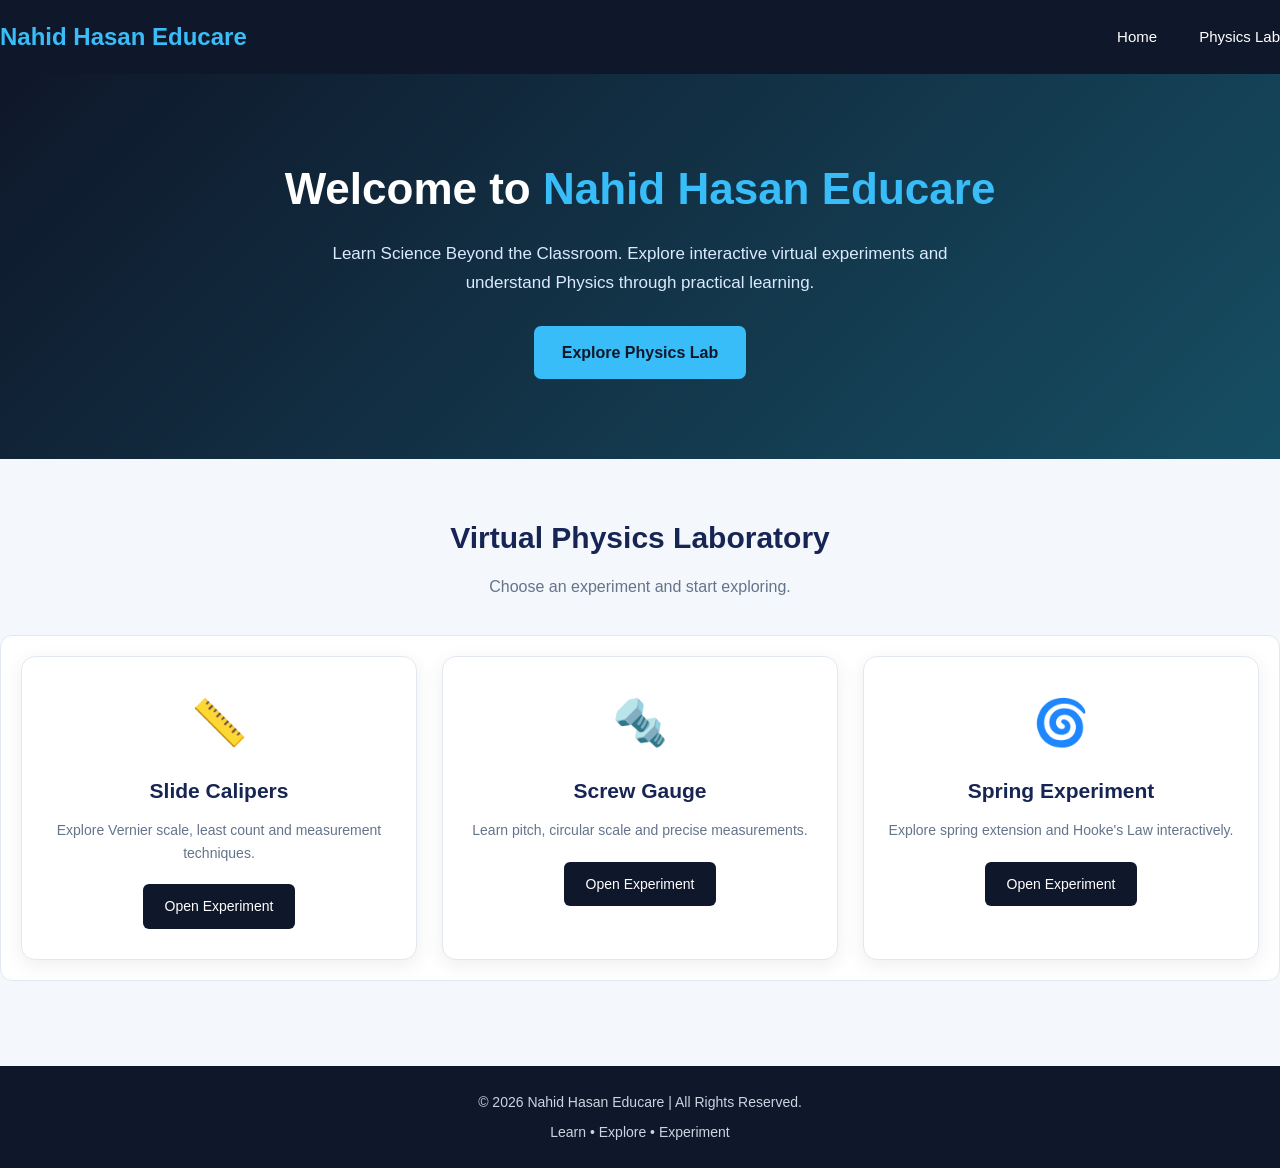
<file: index.html>
<!DOCTYPE html>
<html lang="en">
<head>
<meta charset="UTF-8">
<meta name="viewport" content="width=device-width, initial-scale=1.0">
<title>Nahid Hasan Educare | Home</title>

<style>
*{
    margin:0;
    padding:0;
    box-sizing:border-box;
    font-family:Arial,sans-serif;
}

body{
    background:#f4f7fb;
    color:#172554;
}

header{
    background:#0f172a;
    color:white;
    padding:22px 8%;
    display:flex;
    justify-content:space-between;
    align-items:center;
}

.logo{
    font-size:25px;
    font-weight:bold;
    color:#38bdf8;
}

nav a{
    color:white;
    text-decoration:none;
    margin-left:22px;
    font-size:15px;
}

.hero{
    background:linear-gradient(135deg,#0f172a,#164e63);
    color:white;
    text-align:center;
    padding:85px 20px;
}

.hero h1{
    font-size:42px;
    margin-bottom:15px;
}

.hero h1 span{
    color:#38bdf8;
}

.hero p{
    font-size:17px;
    color:#dbeafe;
    line-height:1.7;
    max-width:650px;
    margin:auto;
}

.hero button{
    margin-top:28px;
    padding:14px 28px;
    background:#38bdf8;
    border:none;
    border-radius:7px;
    font-size:16px;
    font-weight:bold;
    cursor:pointer;
    color:#0f172a;
}

.section{
    padding:65px 8%;
    text-align:center;
}

.section h2{
    font-size:30px;
    margin-bottom:12px;
}

.section p{
    color:#64748b;
    margin-bottom:35px;
}

.lab-container{
    display:grid;
    grid-template-columns:repeat(auto-fit,minmax(230px,1fr));
    gap:25px;
}

.lab-card{
    background:white;
    padding:30px 20px;
    border-radius:14px;
    box-shadow:0 5px 20px rgba(0,0,0,0.07);
    transition:0.3s;
    border:1px solid #e2e8f0;
}

.lab-card:hover{
    transform:translateY(-7px);
    box-shadow:0 10px 25px rgba(0,0,0,0.12);
}

.lab-icon{
    font-size:45px;
    margin-bottom:15px;
}

.lab-card h3{
    font-size:21px;
    margin-bottom:12px;
}

.lab-card p{
    font-size:14px;
    line-height:1.6;
    margin-bottom:20px;
}

.lab-card a{
    display:inline-block;
    background:#0f172a;
    color:white;
    padding:11px 22px;
    text-decoration:none;
    border-radius:6px;
    font-size:14px;
}

.lab-card a:hover{
    background:#0284c7;
}

footer{
    background:#0f172a;
    color:#cbd5e1;
    text-align:center;
    padding:25px;
    font-size:14px;
}

@media(max-width:600px){
    header{
        flex-direction:column;
        gap:15px;
    }
    nav a{
        margin:0 8px;
    }
    .hero h1{
        font-size:32px;
    }
}



/* NAHID HASAN EDUCARE - CENTRAL CSS */

:root{
    --primary:#0f172a;
    --secondary:#164e63;
    --accent:#38bdf8;
    --background:#f4f7fb;
    --surface:#ffffff;
    --text:#172554;
    --muted:#64748b;
    --border:#e2e8f0;
}

*{
    margin:0;
    padding:0;
    box-sizing:border-box;
}

html{
    scroll-behavior:smooth;
}

body{
    font-family:Arial, sans-serif;
    background:var(--background);
    color:var(--text);
    line-height:1.6;
}

/* CONTAINER */

.container{
    width:min(1100px,92%);
    margin:auto;
}

/* HEADER */

header{
    background:var(--primary);
    color:white;
    padding:18px 0;
}

.header-content{
    display:flex;
    justify-content:space-between;
    align-items:center;
    gap:20px;
}

.logo{
    font-size:24px;
    font-weight:bold;
    color:var(--accent);
}

nav{
    display:flex;
    flex-wrap:wrap;
    gap:20px;
}

nav a{
    color:white;
    text-decoration:none;
}

nav a:hover{
    color:var(--accent);
}

/* HERO */

.hero{
    background:linear-gradient(135deg,var(--primary),var(--secondary));
    color:white;
    text-align:center;
    padding:80px 20px;
}

.hero h1{
    font-size:clamp(28px,5vw,44px);
    margin-bottom:15px;
}

.hero p{
    max-width:650px;
    margin:auto;
    color:#dbeafe;
}

/* BUTTONS */

.btn{
    display:inline-block;
    background:var(--accent);
    color:var(--primary);
    padding:12px 24px;
    border:none;
    border-radius:8px;
    text-decoration:none;
    font-weight:bold;
    cursor:pointer;
    transition:0.3s;
}

.btn:hover{
    opacity:0.85;
    transform:translateY(-2px);
}

/* SECTIONS */

.section{
    padding:55px 0;
}

.section-title{
    text-align:center;
    font-size:clamp(23px,4vw,32px);
    margin-bottom:12px;
}

.section-description{
    text-align:center;
    color:var(--muted);
    margin-bottom:30px;
}

/* RESPONSIVE GRID */

.grid{
    display:grid;
    grid-template-columns:repeat(auto-fit,minmax(min(100%,230px),1fr));
    gap:22px;
}

/* CARDS */

.card{
    background:var(--surface);
    padding:25px;
    border:1px solid var(--border);
    border-radius:14px;
    box-shadow:0 5px 18px rgba(0,0,0,0.05);
    transition:0.3s;
}

.card:hover{
    transform:translateY(-5px);
    box-shadow:0 10px 25px rgba(0,0,0,0.1);
}

.card h3{
    margin-bottom:10px;
}

.card p{
    color:var(--muted);
    margin-bottom:18px;
}

/* LAB AREA */

.lab-container{
    background:var(--surface);
    border:1px solid var(--border);
    border-radius:12px;
    padding:20px;
    width:100%;
    overflow-x:auto;
}

.lab-container canvas,
.lab-container img{
    max-width:100%;
}

/* FORMS AND INPUTS */

input,select,textarea,button{
    font:inherit;
    max-width:100%;
}

input,select,textarea{
    padding:10px;
    border:1px solid var(--border);
    border-radius:7px;
}

/* IMAGES */

img{
    max-width:100%;
    height:auto;
}

/* FOOTER */

footer{
    background:var(--primary);
    color:#cbd5e1;
    text-align:center;
    padding:25px 15px;
    margin-top:30px;
}

/* TABLES */

.table-wrapper{
    width:100%;
    overflow-x:auto;
}

table{
    width:100%;
    border-collapse:collapse;
}

th,td{
    padding:12px;
    border:1px solid var(--border);
    text-align:center;
}

/* MOBILE RESPONSIVENESS */

@media(max-width:768px){

    .header-content{
        flex-direction:column;
        text-align:center;
    }

    nav{
        justify-content:center;
        gap:14px;
    }

    .hero{
        padding:55px 15px;
    }

    .section{
        padding:40px 0;
    }

    .card{
        padding:20px;
    }
}

@media(max-width:480px){

    .logo{
        font-size:21px;
    }

    nav a{
        font-size:14px;
    }

    .btn{
        padding:11px 18px;
    }
}

</style>
</head>

<body>

<header>
    <div class="logo">Nahid Hasan Educare</div>
    <nav>
        <a href="index.html">Home</a>
        <a href="#lab">Physics Lab</a>
    </nav>
</header>

<section class="hero">
    <h1>Welcome to <span>Nahid Hasan Educare</span></h1>
    <p>
        Learn Science Beyond the Classroom.
        Explore interactive virtual experiments and understand
        Physics through practical learning.
    </p>
    <button onclick="document.getElementById('lab').scrollIntoView({behavior:'smooth'})">
        Explore Physics Lab
    </button>
</section>

<section class="section" id="lab">
    <h2>Virtual Physics Laboratory</h2>
    <p>Choose an experiment and start exploring.</p>

    <div class="lab-container">

        <div class="lab-card">
            <div class="lab-icon">📏</div>
            <h3>Slide Calipers</h3>
            <p>Explore Vernier scale, least count and measurement techniques.</p>
            <a href="slide_Calirpus.html">Open Experiment</a>
        </div>

        <div class="lab-card">
            <div class="lab-icon">🔩</div>
            <h3>Screw Gauge</h3>
            <p>Learn pitch, circular scale and precise measurements.</p>
            <a href="screw-gauge.html">Open Experiment</a>
        </div>

        <div class="lab-card">
            <div class="lab-icon">🌀</div>
            <h3>Spring Experiment</h3>
            <p>Explore spring extension and Hooke's Law interactively.</p>
            <a href="spring.html">Open Experiment</a>
        </div>

    </div>
</section>

<footer>
    <p>© 2026 Nahid Hasan Educare | All Rights Reserved.</p>
    <p style="margin-top:8px;">Learn • Explore • Experiment</p>
</footer>

</body>
</html>
</file>
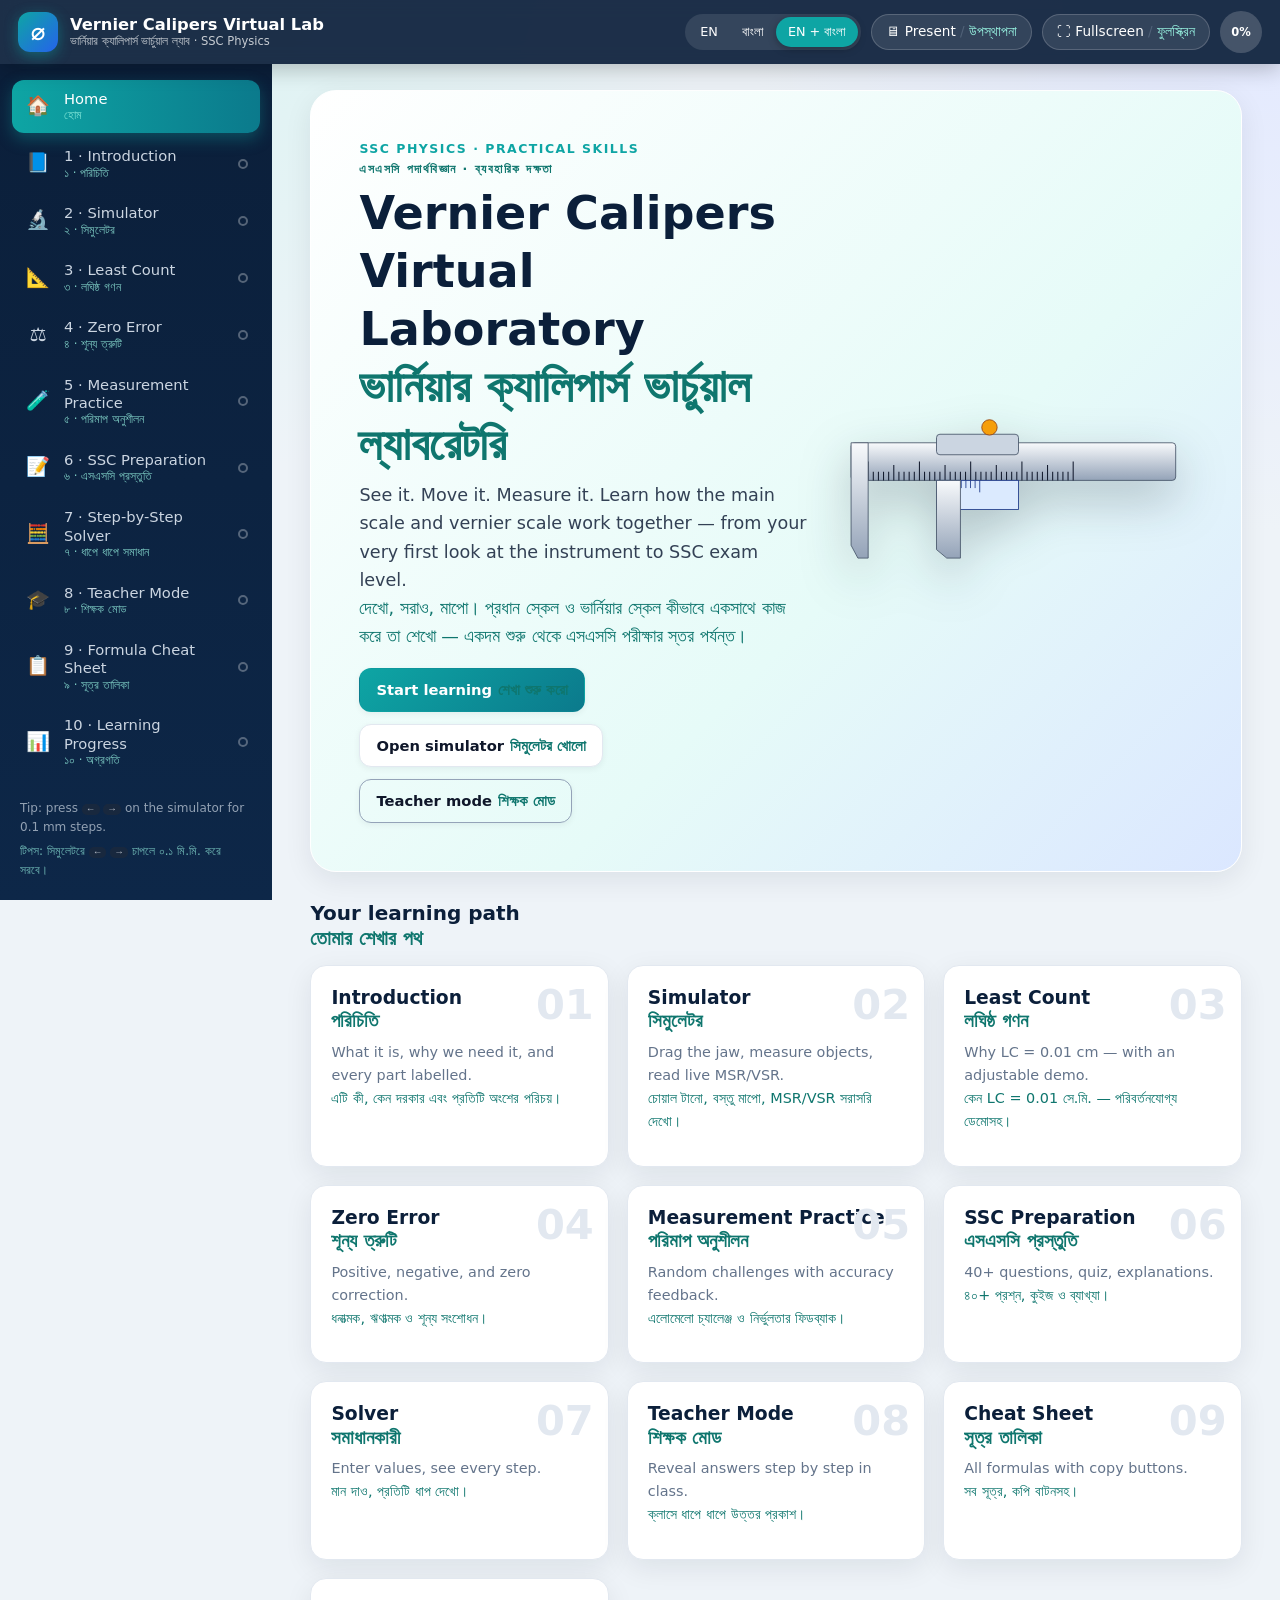
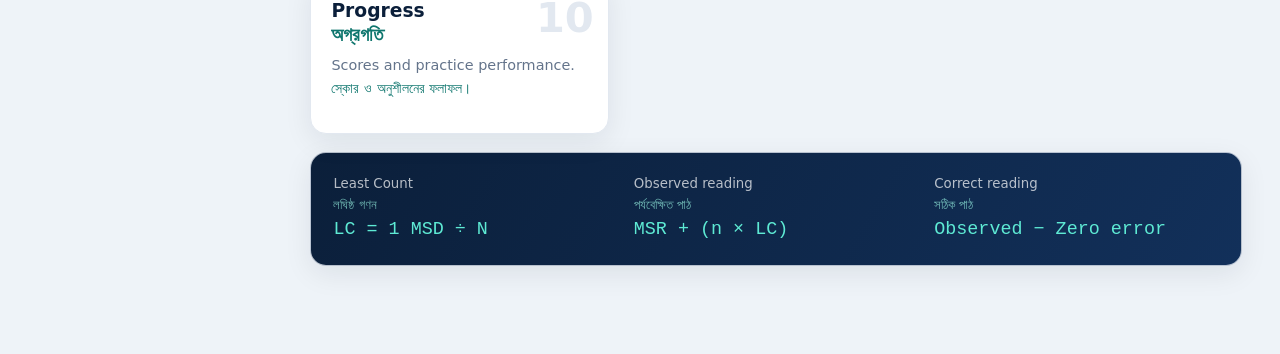
<file: slide_Calirpus.html>
<!DOCTYPE html>
<html lang="en">
<head>
<meta charset="UTF-8">
<meta name="viewport" content="width=device-width, initial-scale=1">
<title>Vernier Calipers Virtual Laboratory | ভার্নিয়ার ক্যালিপার্স ভার্চুয়াল ল্যাব</title>
<meta name="description" content="Interactive SSC Physics lab for learning Vernier Calipers in Bangla and English.">
<link rel="stylesheet" href="Slide_Calirpus.css">
</head>
<body class="lang-both">

<!-- ================= TOP BAR ================= -->
<header class="topbar">
  <button class="icon-btn" id="menuBtn" aria-label="Toggle menu">☰</button>
  <a class="brand" href="#home">
    <span class="brand-mark">⌀</span>
    <span class="brand-text"><strong>Vernier Calipers Virtual Lab</strong><small>ভার্নিয়ার ক্যালিপার্স ভার্চুয়াল ল্যাব · SSC Physics</small></span>
  </a>
  <div class="top-actions">
    <div class="seg" role="group" aria-label="Language">
      <button data-lang="en">EN</button>
      <button data-lang="bn">বাংলা</button>
      <button data-lang="both" class="active">EN + বাংলা</button>
    </div>
    <button class="pill" id="presentBtn" title="Presentation mode">🖥 <span class="en">Present</span><span class="bn">উপস্থাপনা</span></button>
    <button class="pill" id="fsBtn" title="Fullscreen">⛶ <span class="en">Fullscreen</span><span class="bn">ফুলস্ক্রিন</span></button>
    <div class="ring" id="topProgress" title="Course progress">0%</div>
  </div>
</header>

<div class="layout">
<!-- ================= SIDEBAR ================= -->
<aside class="sidebar" id="sidebar">
  <nav id="nav">
    <a href="#home" data-nav="home"><span class="nav-ic">🏠</span><span class="nav-t"><span class="en">Home</span><span class="bn">হোম</span></span></a>
    <a href="#m1" data-nav="m1"><span class="nav-ic">📘</span><span class="nav-t"><span class="en">1 · Introduction</span><span class="bn">১ · পরিচিতি</span></span><i class="done-dot"></i></a>
    <a href="#m2" data-nav="m2"><span class="nav-ic">🔬</span><span class="nav-t"><span class="en">2 · Simulator</span><span class="bn">২ · সিমুলেটর</span></span><i class="done-dot"></i></a>
    <a href="#m3" data-nav="m3"><span class="nav-ic">📐</span><span class="nav-t"><span class="en">3 · Least Count</span><span class="bn">৩ · লঘিষ্ঠ গণন</span></span><i class="done-dot"></i></a>
    <a href="#m4" data-nav="m4"><span class="nav-ic">⚖️</span><span class="nav-t"><span class="en">4 · Zero Error</span><span class="bn">৪ · শূন্য ত্রুটি</span></span><i class="done-dot"></i></a>
    <a href="#m5" data-nav="m5"><span class="nav-ic">🧪</span><span class="nav-t"><span class="en">5 · Measurement Practice</span><span class="bn">৫ · পরিমাপ অনুশীলন</span></span><i class="done-dot"></i></a>
    <a href="#m6" data-nav="m6"><span class="nav-ic">📝</span><span class="nav-t"><span class="en">6 · SSC Preparation</span><span class="bn">৬ · এসএসসি প্রস্তুতি</span></span><i class="done-dot"></i></a>
    <a href="#m7" data-nav="m7"><span class="nav-ic">🧮</span><span class="nav-t"><span class="en">7 · Step-by-Step Solver</span><span class="bn">৭ · ধাপে ধাপে সমাধান</span></span><i class="done-dot"></i></a>
    <a href="#m8" data-nav="m8"><span class="nav-ic">🎓</span><span class="nav-t"><span class="en">8 · Teacher Mode</span><span class="bn">৮ · শিক্ষক মোড</span></span><i class="done-dot"></i></a>
    <a href="#m9" data-nav="m9"><span class="nav-ic">📋</span><span class="nav-t"><span class="en">9 · Formula Cheat Sheet</span><span class="bn">৯ · সূত্র তালিকা</span></span><i class="done-dot"></i></a>
    <a href="#m10" data-nav="m10"><span class="nav-ic">📊</span><span class="nav-t"><span class="en">10 · Learning Progress</span><span class="bn">১০ · অগ্রগতি</span></span><i class="done-dot"></i></a>
  </nav>
  <div class="side-foot"><span class="en">Tip: press <kbd>←</kbd> <kbd>→</kbd> on the simulator for 0.1 mm steps.</span><span class="bn">টিপস: সিমুলেটরে <kbd>←</kbd> <kbd>→</kbd> চাপলে ০.১ মি.মি. করে সরবে।</span></div>
</aside>
<div class="scrim" id="scrim"></div>

<main id="main">

<!-- ================= HOME ================= -->
<section class="module" id="home">
  <div class="hero">
    <div class="hero-text">
      <p class="eyebrow"><span class="en">SSC Physics · Practical Skills</span><span class="bn">এসএসসি পদার্থবিজ্ঞান · ব্যবহারিক দক্ষতা</span></p>
      <h1><span class="en">Vernier Calipers Virtual Laboratory</span><span class="bn">ভার্নিয়ার ক্যালিপার্স ভার্চুয়াল ল্যাবরেটরি</span></h1>
      <p class="lead"><span class="en">See it. Move it. Measure it. Learn how the main scale and vernier scale work together — from your very first look at the instrument to SSC exam level.</span><span class="bn">দেখো, সরাও, মাপো। প্রধান স্কেল ও ভার্নিয়ার স্কেল কীভাবে একসাথে কাজ করে তা শেখো — একদম শুরু থেকে এসএসসি পরীক্ষার স্তর পর্যন্ত।</span></p>
      <div class="hero-btns">
        <a class="btn primary" href="#m1"><span class="en">Start learning</span><span class="bn">শেখা শুরু করো</span></a>
        <a class="btn" href="#m2"><span class="en">Open simulator</span><span class="bn">সিমুলেটর খোলো</span></a>
        <a class="btn ghost" href="#m8"><span class="en">Teacher mode</span><span class="bn">শিক্ষক মোড</span></a>
      </div>
    </div>
    <div class="hero-art" aria-hidden="true">
      <svg viewBox="0 0 420 220" class="hero-svg">
        <defs><linearGradient id="hg" x1="0" y1="0" x2="0" y2="1"><stop offset="0" stop-color="#f8fafc"/><stop offset="1" stop-color="#94a3b8"/></linearGradient></defs>
        <rect x="20" y="70" width="380" height="44" rx="4" fill="url(#hg)" stroke="#475569"/>
        <g stroke="#0f172a" stroke-width="1.2">
          <path d="M40 114V92M46 114V104M52 114V104M58 114V104M64 114V104M70 114V96M76 114V104M82 114V104M88 114V104M94 114V104M100 114V92M106 114V104M112 114V104M118 114V104M124 114V104M130 114V96M136 114V104M142 114V104M148 114V104M154 114V104M160 114V92M166 114V104M172 114V104M178 114V104M184 114V104M190 114V96M196 114V104M202 114V104M208 114V104M214 114V104M220 114V92M226 114V104M232 114V104M238 114V104M244 114V104M250 114V96M256 114V104M262 114V104M268 114V104M274 114V104M280 114V92"/>
        </g>
        <polygon points="20,70 40,70 40,205 28,205 20,190" fill="url(#hg)" stroke="#475569"/>
        <rect x="120" y="114" width="96" height="34" fill="#dbeafe" stroke="#1e3a8a"/>
        <g stroke="#1e3a8a"><path d="M122 114v14M127.4 114v9M132.8 114v9M138.2 114v9M143.6 114v14M149 114v9M154.4 114v9M159.8 114v9M165.2 114v9M170.6 114v14"/></g>
        <polygon points="120,114 148,114 148,205 132,205 120,195" fill="url(#hg)" stroke="#475569" transform="translate(0,0)"/>
        <rect x="120" y="60" width="96" height="24" rx="4" fill="#cbd5e1" stroke="#475569"/>
        <circle cx="182" cy="52" r="9" fill="#f59e0b" stroke="#92400e"/>
      </svg>
    </div>
  </div>

  <h2 class="section-title"><span class="en">Your learning path</span><span class="bn">তোমার শেখার পথ</span></h2>
  <div class="card-grid" id="homeCards">
    <a class="module-card" href="#m1"><b>01</b><h3><span class="en">Introduction</span><span class="bn">পরিচিতি</span></h3><p><span class="en">What it is, why we need it, and every part labelled.</span><span class="bn">এটি কী, কেন দরকার এবং প্রতিটি অংশের পরিচয়।</span></p></a>
    <a class="module-card" href="#m2"><b>02</b><h3><span class="en">Simulator</span><span class="bn">সিমুলেটর</span></h3><p><span class="en">Drag the jaw, measure objects, read live MSR/VSR.</span><span class="bn">চোয়াল টানো, বস্তু মাপো, MSR/VSR সরাসরি দেখো।</span></p></a>
    <a class="module-card" href="#m3"><b>03</b><h3><span class="en">Least Count</span><span class="bn">লঘিষ্ঠ গণন</span></h3><p><span class="en">Why LC = 0.01 cm — with an adjustable demo.</span><span class="bn">কেন LC = 0.01 সে.মি. — পরিবর্তনযোগ্য ডেমোসহ।</span></p></a>
    <a class="module-card" href="#m4"><b>04</b><h3><span class="en">Zero Error</span><span class="bn">শূন্য ত্রুটি</span></h3><p><span class="en">Positive, negative, and zero correction.</span><span class="bn">ধনাত্মক, ঋণাত্মক ও শূন্য সংশোধন।</span></p></a>
    <a class="module-card" href="#m5"><b>05</b><h3><span class="en">Measurement Practice</span><span class="bn">পরিমাপ অনুশীলন</span></h3><p><span class="en">Random challenges with accuracy feedback.</span><span class="bn">এলোমেলো চ্যালেঞ্জ ও নির্ভুলতার ফিডব্যাক।</span></p></a>
    <a class="module-card" href="#m6"><b>06</b><h3><span class="en">SSC Preparation</span><span class="bn">এসএসসি প্রস্তুতি</span></h3><p><span class="en">40+ questions, quiz, explanations.</span><span class="bn">৪০+ প্রশ্ন, কুইজ ও ব্যাখ্যা।</span></p></a>
    <a class="module-card" href="#m7"><b>07</b><h3><span class="en">Solver</span><span class="bn">সমাধানকারী</span></h3><p><span class="en">Enter values, see every step.</span><span class="bn">মান দাও, প্রতিটি ধাপ দেখো।</span></p></a>
    <a class="module-card" href="#m8"><b>08</b><h3><span class="en">Teacher Mode</span><span class="bn">শিক্ষক মোড</span></h3><p><span class="en">Reveal answers step by step in class.</span><span class="bn">ক্লাসে ধাপে ধাপে উত্তর প্রকাশ।</span></p></a>
    <a class="module-card" href="#m9"><b>09</b><h3><span class="en">Cheat Sheet</span><span class="bn">সূত্র তালিকা</span></h3><p><span class="en">All formulas with copy buttons.</span><span class="bn">সব সূত্র, কপি বাটনসহ।</span></p></a>
    <a class="module-card" href="#m10"><b>10</b><h3><span class="en">Progress</span><span class="bn">অগ্রগতি</span></h3><p><span class="en">Scores and practice performance.</span><span class="bn">স্কোর ও অনুশীলনের ফলাফল।</span></p></a>
  </div>

  <div class="card formula-strip">
    <div><small><span class="en">Least Count</span><span class="bn">লঘিষ্ঠ গণন</span></small><code>LC = 1 MSD ÷ N</code></div>
    <div><small><span class="en">Observed reading</span><span class="bn">পর্যবেক্ষিত পাঠ</span></small><code>MSR + (n × LC)</code></div>
    <div><small><span class="en">Correct reading</span><span class="bn">সঠিক পাঠ</span></small><code>Observed − Zero error</code></div>
  </div>
</section>

<!-- ================= MODULE 1 ================= -->
<section class="module" id="m1">
  <h2 class="module-title"><span class="mnum">1</span><span class="en">Introduction to Vernier Calipers</span><span class="bn">ভার্নিয়ার ক্যালিপার্সের পরিচিতি</span></h2>

  <div class="card-grid two">
    <article class="card">
      <h3><span class="en">What is a Vernier Calipers?</span><span class="bn">ভার্নিয়ার ক্যালিপার্স কী?</span></h3>
      <p><span class="en">A Vernier Calipers is a precision instrument for measuring small lengths — the diameter of a wire, the thickness of a coin, the width of a pipe — correct up to <b>0.01 cm (0.1 mm)</b>. It carries <b>two scales</b>: a fixed <i>main scale</i> and a sliding <i>vernier scale</i>. It is named after Pierre Vernier, who invented the vernier scale in 1631.</span><span class="bn">ভার্নিয়ার ক্যালিপার্স একটি নিখুঁত পরিমাপক যন্ত্র, যা দিয়ে তারের ব্যাস, মুদ্রার পুরুত্ব বা পাইপের প্রস্থের মতো ছোট দৈর্ঘ্য <b>০.০১ সে.মি. (০.১ মি.মি.)</b> পর্যন্ত নির্ভুলভাবে মাপা যায়। এতে <b>দুটি স্কেল</b> থাকে: স্থির <i>প্রধান স্কেল</i> এবং চলমান <i>ভার্নিয়ার স্কেল</i>। পিয়ের ভার্নিয়ার ১৬৩১ সালে ভার্নিয়ার স্কেল আবিষ্কার করেন, তাঁর নামেই যন্ত্রটির নাম।</span></p>
    </article>
    <article class="card">
      <h3><span class="en">Why do we use it?</span><span class="bn">কেন ব্যবহার করি?</span></h3>
      <p><span class="en">A school ruler has marks 1 mm apart, so we can only guess anything smaller. Imagine measuring a pencil lead of 0.7 mm — the ruler cannot say! The vernier scale lets us read the tiny fraction between two marks <b>without guessing</b>.</span><span class="bn">সাধারণ স্কেলে দাগগুলো ১ মি.মি. দূরে দূরে থাকে, তাই এর চেয়ে ছোট মান কেবল অনুমান করা যায়। ০.৭ মি.মি. পুরুত্বের পেন্সিলের শিস মাপতে চাইলে স্কেল দিয়ে নিশ্চিত বলা যায় না! ভার্নিয়ার স্কেলের সাহায্যে দুই দাগের মাঝের ক্ষুদ্র অংশ <b>অনুমান ছাড়াই</b> পড়া যায়।</span></p>
    </article>
    <article class="card">
      <h3><span class="en">Purpose</span><span class="bn">উদ্দেশ্য</span></h3>
      <p><span class="en">To measure lengths more accurately than a ruler, in <b>three ways</b> with one instrument: outside size, inside size, and depth.</span><span class="bn">একটি যন্ত্র দিয়েই <b>তিনভাবে</b> স্কেলের চেয়ে নির্ভুল মাপা: বাইরের মাপ, ভিতরের মাপ এবং গভীরতা।</span></p>
    </article>
    <article class="card">
      <h3><span class="en">What can it measure?</span><span class="bn">কী কী মাপা যায়?</span></h3>
      <ul class="tick-list">
        <li><span class="en"><b>External diameter</b> — coin, marble, wire, cylinder (outside jaws)</span><span class="bn"><b>বাইরের ব্যাস</b> — মুদ্রা, মার্বেল, তার, বেলন (বাইরের চোয়াল)</span></li>
        <li><span class="en"><b>Internal diameter</b> — pipe, ring, bangle, bottle neck (inside jaws)</span><span class="bn"><b>ভিতরের ব্যাস</b> — পাইপ, আংটি, চুড়ি, বোতলের মুখ (ভিতরের চোয়াল)</span></li>
        <li><span class="en"><b>Depth</b> — glass, cup, hole, container (depth rod)</span><span class="bn"><b>গভীরতা</b> — গ্লাস, কাপ, গর্ত, পাত্র (গভীরতা দণ্ড)</span></li>
        <li><span class="en"><b>Length / thickness</b> — small box, book, plate</span><span class="bn"><b>দৈর্ঘ্য / পুরুত্ব</b> — ছোট বাক্স, বই, পাত</span></li>
      </ul>
    </article>
  </div>

  <div class="card">
    <h3><span class="en">Ruler vs Vernier Calipers</span><span class="bn">স্কেল বনাম ভার্নিয়ার ক্যালিপার্স</span></h3>
    <div class="table-wrap"><table class="cmp">
      <thead><tr><th><span class="en">Feature</span><span class="bn">বৈশিষ্ট্য</span></th><th><span class="en">Ordinary ruler</span><span class="bn">সাধারণ স্কেল</span></th><th><span class="en">Vernier Calipers</span><span class="bn">ভার্নিয়ার ক্যালিপার্স</span></th></tr></thead>
      <tbody>
        <tr><td><span class="en">Smallest reading</span><span class="bn">ক্ষুদ্রতম পাঠ</span></td><td>1 mm = 0.1 cm</td><td><b>0.1 mm = 0.01 cm</b></td></tr>
        <tr><td><span class="en">Accuracy</span><span class="bn">নির্ভুলতা</span></td><td><span class="en">Low (estimate between marks)</span><span class="bn">কম (দাগের মাঝে অনুমান)</span></td><td><span class="en">High (read exactly)</span><span class="bn">বেশি (সঠিক পাঠ)</span></td></tr>
        <tr><td><span class="en">Inside diameter</span><span class="bn">ভিতরের ব্যাস</span></td><td><span class="en">Very difficult</span><span class="bn">খুব কঠিন</span></td><td><span class="en">Easy (inside jaws)</span><span class="bn">সহজ (ভিতরের চোয়াল)</span></td></tr>
        <tr><td><span class="en">Depth</span><span class="bn">গভীরতা</span></td><td><span class="en">Not possible directly</span><span class="bn">সরাসরি সম্ভব নয়</span></td><td><span class="en">Depth rod</span><span class="bn">গভীরতা দণ্ড</span></td></tr>
        <tr><td><span class="en">Holding the object</span><span class="bn">বস্তু ধরা</span></td><td><span class="en">Object just lies beside it</span><span class="bn">বস্তু পাশে রাখা হয়</span></td><td><span class="en">Jaws grip the object firmly</span><span class="bn">চোয়াল বস্তুকে আঁটকে ধরে</span></td></tr>
      </tbody>
    </table></div>
  </div>

  <div class="card">
    <h3><span class="en">Everyday examples</span><span class="bn">দৈনন্দিন উদাহরণ</span></h3>
    <div class="chip-row static">
      <span class="chip">🪙 <span class="en">Thickness of a coin</span><span class="bn">মুদ্রার পুরুত্ব</span></span>
      <span class="chip">🔩 <span class="en">Diameter of a nut-bolt</span><span class="bn">নাট-বল্টুর ব্যাস</span></span>
      <span class="chip">💍 <span class="en">Inner size of a bangle</span><span class="bn">চুড়ির ভিতরের মাপ</span></span>
      <span class="chip">🥤 <span class="en">Depth of a glass</span><span class="bn">গ্লাসের গভীরতা</span></span>
      <span class="chip">✏️ <span class="en">Pencil thickness</span><span class="bn">পেন্সিলের ব্যাস</span></span>
    </div>
  </div>

  <h3 class="section-title"><span class="en">Interactive labelled diagram — hover or click any part</span><span class="bn">ইন্টারঅ্যাকটিভ চিহ্নিত চিত্র — যেকোনো অংশে হোভার বা ক্লিক করো</span></h3>
  <div class="split">
    <div class="split-main"><div id="m1-sim"></div></div>
    <aside class="info-panel" id="m1-info"></aside>
  </div>
  <div class="chip-row" id="m1-chips"></div>
  <p class="hint"><span class="en">💡 You can also drag the movable jaw in this diagram to see how all parts move together.</span><span class="bn">💡 এই চিত্রে চলমান চোয়াল টেনে দেখো সব অংশ কীভাবে একসাথে নড়ে।</span></p>
  <div class="complete-row"><button class="btn success" data-complete="m1">✔ <span class="en">Mark module as completed</span><span class="bn">মডিউল সম্পন্ন চিহ্নিত করো</span></button></div>
</section>

<!-- ================= MODULE 2 ================= -->
<section class="module" id="m2">
  <h2 class="module-title"><span class="mnum">2</span><span class="en">Interactive Vernier Calipers Simulator</span><span class="bn">ইন্টারঅ্যাকটিভ ভার্নিয়ার ক্যালিপার্স সিমুলেটর</span></h2>

  <div class="card steps4">
    <h3><span class="en">How to read in 4 simple steps</span><span class="bn">৪টি সহজ ধাপে পাঠ নেওয়া</span></h3>
    <ol class="step-flow">
      <li><b>1</b><span class="en"><strong>MSR:</strong> Find the last main-scale mark just <u>left</u> of the vernier zero.</span><span class="bn"><strong>MSR:</strong> ভার্নিয়ারের শূন্য দাগের ঠিক <u>বামের</u> প্রধান স্কেলের দাগটি পড়ো।</span></li>
      <li><b>2</b><span class="en"><strong>Coincidence:</strong> Find which vernier line lines up exactly with any main-scale line.</span><span class="bn"><strong>সমাপতন:</strong> ভার্নিয়ারের কোন দাগটি প্রধান স্কেলের কোনো দাগের সাথে হুবহু মিলেছে তা খোঁজো।</span></li>
      <li><b>3</b><span class="en"><strong>VSR:</strong> Multiply that line number by the least count.</span><span class="bn"><strong>VSR:</strong> ওই দাগের সংখ্যাকে লঘিষ্ঠ গণন দিয়ে গুণ করো।</span></li>
      <li><b>4</b><span class="en"><strong>Final:</strong> Add MSR and VSR (then correct for zero error).</span><span class="bn"><strong>চূড়ান্ত:</strong> MSR ও VSR যোগ করো (তারপর শূন্য ত্রুটি সংশোধন)।</span></li>
    </ol>
  </div>

  <div class="card toolbar">
    <label class="inline"><span class="en">Experiment</span><span class="bn">পরীক্ষা</span>
      <select id="m2-scenario">
        <option value="free">Free play — no object / কোনো বস্তু নেই</option>
        <option value="external">Outside jaws — cylinder diameter / বেলনের বাইরের ব্যাস</option>
        <option value="internal">Inside jaws — hollow pipe diameter / ফাঁপা পাইপের ভিতরের ব্যাস</option>
        <option value="depth">Depth rod — container depth / পাত্রের গভীরতা</option>
      </select>
    </label>
    <button class="btn" id="m2-newobj">🎲 <span class="en">New random object</span><span class="bn">নতুন বস্তু</span></button>
    <button class="btn" id="m2-reveal">👁 <span class="en">Reveal true size</span><span class="bn">আসল মাপ দেখো</span></button>
    <span class="truth" id="m2-truth"></span>
  </div>

  <div id="m2-sim"></div>

  <div class="card">
    <h3><span class="en">Try these example readings</span><span class="bn">এই উদাহরণগুলো চেষ্টা করো</span></h3>
    <div class="chip-row" id="m2-examples">
      <button class="chip btn" data-pos="236">2.36 cm <small>(MSR 2.3, n = 6)</small></button>
      <button class="chip btn" data-pos="50">0.50 cm <small>(MSR 0.5, n = 0)</small></button>
      <button class="chip btn" data-pos="187">1.87 cm <small>(MSR 1.8, n = 7)</small></button>
      <button class="chip btn" data-pos="409">4.09 cm <small>(MSR 4.0, n = 9)</small></button>
      <button class="chip btn" data-pos="781">7.81 cm <small>(MSR 7.8, n = 1)</small></button>
    </div>
    <p class="hint"><span class="en">Every position is a whole number of 0.1 mm steps, so exactly one vernier line always coincides with a main-scale line — just like a real instrument.</span><span class="bn">প্রতিটি অবস্থান ০.১ মি.মি.-এর পূর্ণসংখ্যক ধাপ, তাই ঠিক একটি ভার্নিয়ার দাগ সবসময় প্রধান স্কেলের দাগের সাথে মেলে — বাস্তব যন্ত্রের মতোই।</span></p>
  </div>
  <div class="complete-row"><button class="btn success" data-complete="m2">✔ <span class="en">Mark module as completed</span><span class="bn">মডিউল সম্পন্ন চিহ্নিত করো</span></button></div>
</section>

<!-- ================= MODULE 3 ================= -->
<section class="module" id="m3">
  <h2 class="module-title"><span class="mnum">3</span><span class="en">Understanding Least Count</span><span class="bn">লঘিষ্ঠ গণন (Least Count) বোঝা</span></h2>

  <div class="card-grid two">
    <article class="card">
      <h3><span class="en">What is least count?</span><span class="bn">লঘিষ্ঠ গণন কী?</span></h3>
      <p><span class="en">The <b>least count (LC)</b> is the <u>smallest length</u> an instrument can measure accurately. For a ruler it is 1 mm. For a standard Vernier Calipers it is 0.1 mm = <b>0.01 cm</b>.</span><span class="bn"><b>লঘিষ্ঠ গণন (LC)</b> হলো একটি যন্ত্র দিয়ে <u>সবচেয়ে ছোট যে দৈর্ঘ্য</u> নির্ভুলভাবে মাপা যায়। সাধারণ স্কেলের জন্য এটি ১ মি.মি.; আদর্শ ভার্নিয়ার ক্যালিপার্সের জন্য ০.১ মি.মি. = <b>০.০১ সে.মি.</b>।</span></p>
    </article>
    <article class="card">
      <h3><span class="en">Why is it important?</span><span class="bn">কেন গুরুত্বপূর্ণ?</span></h3>
      <p><span class="en">The smaller the least count, the more accurate the instrument. It also tells us how many decimal places a reading may have — an LC of 0.01 cm means we write readings like 2.36 cm (two decimals), never 2.3 or 2.360.</span><span class="bn">লঘিষ্ঠ গণন যত ছোট, যন্ত্র তত নির্ভুল। এটি আরও বলে দেয় পাঠে কয় ঘর দশমিক লিখব — LC ০.০১ সে.মি. হলে পাঠ হবে ২.৩৬ সে.মি. (দুই ঘর দশমিক)।</span></p>
    </article>
  </div>

  <div class="card">
    <h3><span class="en">The idea behind the formula</span><span class="bn">সূত্রের পেছনের ধারণা</span></h3>
    <p><span class="en">The vernier scale is made slightly <b>shorter</b> than the main scale: <b>10 vernier divisions (VSD) = 9 main-scale divisions (MSD)</b>. So each VSD is a little shorter than one MSD. The difference is the least count.</span><span class="bn">ভার্নিয়ার স্কেলকে প্রধান স্কেলের চেয়ে একটু <b>ছোট</b> করে বানানো হয়: <b>১০ ভার্নিয়ার ভাগ (VSD) = ৯ প্রধান স্কেল ভাগ (MSD)</b>। তাই প্রতিটি VSD একটি MSD-এর চেয়ে সামান্য ছোট। এই পার্থক্যই লঘিষ্ঠ গণন।</span></p>
    <div class="derive">
      <div>10 VSD = 9 MSD</div>
      <div>1 VSD = 0.9 MSD</div>
      <div>LC = 1 MSD − 1 VSD = 1 MSD − 0.9 MSD = <b>0.1 MSD</b></div>
      <div>1 MSD = 1 mm ⇒ LC = 0.1 mm = <b>0.01 cm</b></div>
    </div>
    <div class="formula-big">Least Count = <span>Value of 1 MSD</span> ÷ <span>Number of vernier divisions (N)</span></div>
  </div>

  <div class="card">
    <h3><span class="en">Interactive Least Count Lab</span><span class="bn">লঘিষ্ঠ গণন পরীক্ষাগার</span></h3>
    <div class="form-grid">
      <label><span class="en">Length of 1 main-scale division (mm)</span><span class="bn">১ প্রধান স্কেল ভাগের দৈর্ঘ্য (মি.মি.)</span><input id="lc-msd" type="number" step="0.01" min="0.01" max="10" value="1"></label>
      <label><span class="en">Vernier divisions, N</span><span class="bn">ভার্নিয়ার ভাগ সংখ্যা, N</span><input id="lc-n" type="number" step="1" min="2" max="60" value="10"></label>
      <label><span class="en">Main-scale divisions equal to N VSD, M</span><span class="bn">N টি VSD = কয়টি MSD, M</span><input id="lc-m" type="number" step="1" min="1" max="59" value="9"></label>
    </div>
    <div class="chip-row" id="lc-presets">
      <button class="chip btn" data-msd="1" data-n="10" data-m="9">10 VSD = 9 MSD</button>
      <button class="chip btn" data-msd="1" data-n="20" data-m="19">20 VSD = 19 MSD</button>
      <button class="chip btn" data-msd="1" data-n="50" data-m="49">50 VSD = 49 MSD</button>
      <button class="chip btn" data-msd="0.5" data-n="25" data-m="24">1 MSD = 0.5 mm, 25 VSD = 24 MSD</button>
    </div>
    <div id="lc-error" class="msg error" hidden></div>
    <div id="lc-steps" class="solution"></div>
    <div class="lens-box">
      <div class="lens-head"><span class="en">Magnified scale — slide the vernier</span><span class="bn">বিবর্ধিত স্কেল — ভার্নিয়ার সরাও</span></div>
      <svg id="lc-lens" class="lens-svg" viewBox="0 0 800 230" role="img" aria-label="Least count demonstration"></svg>
      <label class="slider-row"><span class="en">Vernier shift</span><span class="bn">ভার্নিয়ার সরানো</span><input type="range" id="lc-shift" min="0" max="10" step="1" value="3"><output id="lc-shift-out"></output></label>
    </div>
    <div class="table-wrap"><table class="cmp" id="lc-table"></table></div>
  </div>
  <div class="complete-row"><button class="btn success" data-complete="m3">✔ <span class="en">Mark module as completed</span><span class="bn">মডিউল সম্পন্ন চিহ্নিত করো</span></button></div>
</section>

<!-- ================= MODULE 4 ================= -->
<section class="module" id="m4">
  <h2 class="module-title"><span class="mnum">4</span><span class="en">Zero Error and Zero Correction</span><span class="bn">শূন্য ত্রুটি ও শূন্য সংশোধন</span></h2>

  <div class="card">
    <h3><span class="en">What is zero error?</span><span class="bn">শূন্য ত্রুটি কী?</span></h3>
    <p><span class="en">Close the jaws completely. A perfect instrument reads <b>0.00 cm</b> — the vernier zero sits exactly on the main-scale zero. If it does not, the instrument has a <b>zero error</b>. Every reading you take will be wrong by that same amount, so we must correct it.</span><span class="bn">চোয়াল পুরোপুরি বন্ধ করো। নিখুঁত যন্ত্রে পাঠ হবে <b>০.০০ সে.মি.</b> — ভার্নিয়ারের শূন্য ঠিক প্রধান স্কেলের শূন্যের উপর থাকবে। না থাকলে যন্ত্রে <b>শূন্য ত্রুটি</b> আছে। তখন প্রতিটি পাঠই একই পরিমাণ ভুল হবে, তাই সংশোধন করতে হবে।</span></p>
  </div>

  <div class="card-grid three">
    <article class="card zcard pos">
      <h3>➕ <span class="en">Positive zero error</span><span class="bn">ধনাত্মক শূন্য ত্রুটি</span></h3>
      <p><span class="en">Jaws closed, vernier zero is to the <b>right</b> of the main zero. The n-th vernier line coincides. <br><b>ZE = + n × LC</b></span><span class="bn">চোয়াল বন্ধ, ভার্নিয়ারের শূন্য প্রধান শূন্যের <b>ডানে</b>। n-তম ভার্নিয়ার দাগ মিলে যায়। <br><b>ZE = + n × LC</b></span></p>
    </article>
    <article class="card zcard neg">
      <h3>➖ <span class="en">Negative zero error</span><span class="bn">ঋণাত্মক শূন্য ত্রুটি</span></h3>
      <p><span class="en">Jaws closed, vernier zero is to the <b>left</b> of the main zero. The n-th line coincides. <br><b>ZE = − (N − n) × LC</b></span><span class="bn">চোয়াল বন্ধ, ভার্নিয়ারের শূন্য প্রধান শূন্যের <b>বামে</b>। n-তম দাগ মিলে যায়। <br><b>ZE = − (N − n) × LC</b></span></p>
    </article>
    <article class="card zcard fix">
      <h3>🛠 <span class="en">Zero correction</span><span class="bn">শূন্য সংশোধন</span></h3>
      <p><span class="en">The amount we <b>add</b> to fix the reading. It has the same size but the <u>opposite sign</u>:<br><b>ZC = − ZE</b></span><span class="bn">পাঠ ঠিক করতে যে মান <b>যোগ</b> করি। মান একই, কিন্তু <u>চিহ্ন উল্টো</u>:<br><b>ZC = − ZE</b></span></p>
    </article>
  </div>

  <div class="card">
    <h3><span class="en">Interactive zero-error simulator (jaws are closed)</span><span class="bn">শূন্য ত্রুটি সিমুলেটর (চোয়াল বন্ধ)</span></h3>
    <p class="hint"><span class="en">Move the slider to shift the vernier zero relative to the main zero. One step = 0.1 mm = 0.01 cm.</span><span class="bn">স্লাইডার সরিয়ে ভার্নিয়ারের শূন্যকে প্রধান শূন্যের সাপেক্ষে সরাও। ১ ধাপ = ০.১ মি.মি. = ০.০১ সে.মি.।</span></p>
    <div id="ze-sim"></div>
    <div class="slider-row big">
      <span class="en">Vernier zero position</span><span class="bn">ভার্নিয়ার শূন্যের অবস্থান</span>
      <input type="range" id="ze-slider" min="-9" max="9" step="1" value="3">
      <output id="ze-slider-out"></output>
    </div>
    <div class="chip-row" id="ze-presets">
      <button class="chip btn" data-ze="0">No error / ত্রুটি নেই</button>
      <button class="chip btn" data-ze="3">+0.03 cm</button>
      <button class="chip btn" data-ze="6">+0.06 cm</button>
      <button class="chip btn" data-ze="-3">−0.03 cm</button>
      <button class="chip btn" data-ze="-7">−0.07 cm</button>
      <button class="chip btn" id="ze-anim">▶ <span class="en">Animate sweep</span><span class="bn">অ্যানিমেশন</span></button>
    </div>
    <div id="ze-info" class="solution"></div>
  </div>

  <div class="card">
    <h3><span class="en">Correct a measured reading</span><span class="bn">পাঠ সংশোধন করো</span></h3>
    <div class="form-grid">
      <label><span class="en">Observed reading (cm)</span><span class="bn">পর্যবেক্ষিত পাঠ (সে.মি.)</span><input id="ze-obs" type="number" step="0.01" value="2.36"></label>
    </div>
    <div id="ze-calc" class="solution"></div>
    <div class="formula-big">Correct Reading = Observed Reading − Zero Error</div>
  </div>

  <div class="card">
    <h3><span class="en">How to identify zero error</span><span class="bn">শূন্য ত্রুটি কীভাবে চেনা যায়</span></h3>
    <ol class="steps-list">
      <li><span class="en">Close the jaws gently (do not squeeze).</span><span class="bn">চোয়াল আস্তে বন্ধ করো (জোরে চাপবে না)।</span></li>
      <li><span class="en">Look at the vernier zero and the main zero.</span><span class="bn">ভার্নিয়ারের শূন্য ও প্রধান শূন্য দেখো।</span></li>
      <li><span class="en">Same place → no error. Vernier zero on the right → positive. On the left → negative.</span><span class="bn">একই জায়গায় → ত্রুটি নেই। ডানে → ধনাত্মক। বামে → ঋণাত্মক।</span></li>
      <li><span class="en">Find the coinciding vernier line n and use the matching formula.</span><span class="bn">মিলে যাওয়া ভার্নিয়ার দাগ n খুঁজে সংশ্লিষ্ট সূত্র ব্যবহার করো।</span></li>
    </ol>
    <div class="note"><span class="en"><b>Remember:</b> Zero <u>error</u> is what the instrument wrongly shows. Zero <u>correction</u> is what we do to fix it. <b>ZC = −ZE</b>.</span><span class="bn"><b>মনে রাখো:</b> শূন্য <u>ত্রুটি</u> হলো যন্ত্র যে ভুল মান দেখায়। শূন্য <u>সংশোধন</u> হলো তা ঠিক করার জন্য যা করি। <b>ZC = −ZE</b>।</span></div>
  </div>
  <div class="complete-row"><button class="btn success" data-complete="m4">✔ <span class="en">Mark module as completed</span><span class="bn">মডিউল সম্পন্ন চিহ্নিত করো</span></button></div>
</section>

<!-- ================= MODULE 5 ================= -->
<section class="module" id="m5">
  <h2 class="module-title"><span class="mnum">5</span><span class="en">Measurement Practice Laboratory</span><span class="bn">পরিমাপ অনুশীলন ল্যাব</span></h2>

  <div class="card toolbar">
    <label class="inline"><span class="en">Object</span><span class="bn">বস্তু</span>
      <select id="pr-object"></select>
    </label>
    <label class="inline"><span class="en">Measure</span><span class="bn">কী মাপবে</span>
      <select id="pr-measure"></select>
    </label>
    <label class="check"><input type="checkbox" id="pr-ze-toggle"> <span class="en">Faulty instrument (zero error)</span><span class="bn">ত্রুটিযুক্ত যন্ত্র (শূন্য ত্রুটি)</span></label>
    <button class="btn primary" id="pr-new">🎲 <span class="en">Random challenge</span><span class="bn">এলোমেলো চ্যালেঞ্জ</span></button>
  </div>
  <div class="card task-card" id="pr-task"></div>
  <div id="pr-sim"></div>

  <div class="card">
    <h3><span class="en">Your answer sheet</span><span class="bn">তোমার উত্তরপত্র</span></h3>
    <div class="form-grid four">
      <label><span class="en">MSR (cm)</span><span class="bn">MSR (সে.মি.)</span><input id="pr-msr" type="number" step="0.1" placeholder="e.g. 2.3"></label>
      <label><span class="en">Coinciding division, n</span><span class="bn">সমাপতিত ভাগ, n</span><input id="pr-n" type="number" step="1" min="0" max="10" placeholder="0–10"></label>
      <label><span class="en">Least count (cm)</span><span class="bn">লঘিষ্ঠ গণন (সে.মি.)</span><input id="pr-lc" type="number" step="0.001" value="0.01"></label>
      <label><span class="en">Zero error (cm, signed)</span><span class="bn">শূন্য ত্রুটি (সে.মি., চিহ্নসহ)</span><input id="pr-ze" type="number" step="0.01" value="0"></label>
    </div>
    <div class="btn-row">
      <button class="btn primary" id="pr-submit">✔ <span class="en">Submit measurement</span><span class="bn">পরিমাপ জমা দাও</span></button>
      <button class="btn" id="pr-zerocheck">🔎 <span class="en">Check zero reading</span><span class="bn">শূন্য পাঠ পরীক্ষা</span></button>
      <label class="check"><input type="checkbox" id="pr-hint"> <span class="en">Show live reading (hint)</span><span class="bn">লাইভ পাঠ দেখাও (সাহায্য)</span></label>
    </div>
    <div id="pr-zero-box" class="lens-box" hidden>
      <div class="lens-head"><span class="en">Jaws closed (object removed) — read the zero error here</span><span class="bn">চোয়াল বন্ধ (বস্তু সরানো) — এখানে শূন্য ত্রুটি দেখো</span></div>
      <svg id="pr-zero-lens" class="lens-svg" viewBox="0 0 800 230"></svg>
    </div>
    <div id="pr-result" class="solution"></div>
  </div>
  <div class="card"><h3><span class="en">Practice performance</span><span class="bn">অনুশীলনের ফলাফল</span></h3><div id="pr-stats" class="stat-row"></div></div>
  <div class="complete-row"><button class="btn success" data-complete="m5">✔ <span class="en">Mark module as completed</span><span class="bn">মডিউল সম্পন্ন চিহ্নিত করো</span></button></div>
</section>

<!-- ================= MODULE 6 ================= -->
<section class="module" id="m6">
  <h2 class="module-title"><span class="mnum">6</span><span class="en">SSC Examination Preparation</span><span class="bn">এসএসসি পরীক্ষার প্রস্তুতি</span></h2>
  <div class="tabs" id="m6-tabs">
    <button class="tab active" data-tab="quiz">🎯 <span class="en">Quiz</span><span class="bn">কুইজ</span></button>
    <button class="tab" data-tab="bank">📚 <span class="en">Question bank</span><span class="bn">প্রশ্নব্যাংক</span></button>
  </div>
  <div id="tab-quiz" class="tabpane">
    <div class="card" id="quiz-setup"></div>
    <div id="quiz-box"></div>
  </div>
  <div id="tab-bank" class="tabpane" hidden>
    <div class="card toolbar">
      <label class="inline"><span class="en">Type</span><span class="bn">ধরন</span>
        <select id="bank-type">
          <option value="all">All / সব</option>
          <option value="mcq">MCQ / বহুনির্বাচনি</option>
          <option value="numerical">Numerical / গাণিতিক</option>
          <option value="conceptual">Conceptual / ধারণাভিত্তিক</option>
          <option value="short">Short / সংক্ষিপ্ত</option>
          <option value="board">Board-style / বোর্ড প্রশ্ন</option>
          <option value="practical">Practical / ব্যবহারিক</option>
        </select>
      </label>
      <label class="inline"><span class="en">Topic</span><span class="bn">বিষয়</span>
        <select id="bank-topic"></select>
      </label>
      <button class="btn" id="bank-toggle">👁 <span class="en">Show / hide all answers</span><span class="bn">সব উত্তর দেখাও / লুকাও</span></button>
      <span id="bank-count" class="truth"></span>
    </div>
    <div id="bank-list"></div>
  </div>
  <div class="complete-row"><button class="btn success" data-complete="m6">✔ <span class="en">Mark module as completed</span><span class="bn">মডিউল সম্পন্ন চিহ্নিত করো</span></button></div>
</section>

<!-- ================= MODULE 7 ================= -->
<section class="module" id="m7">
  <h2 class="module-title"><span class="mnum">7</span><span class="en">Step-by-Step Solution Solver</span><span class="bn">ধাপে ধাপে সমাধানকারী</span></h2>
  <div class="card">
    <div class="form-grid four">
      <label><span class="en">Main scale reading, MSR (cm)</span><span class="bn">প্রধান স্কেল পাঠ, MSR (সে.মি.)</span><input id="sv-msr" type="number" step="0.01" value="2.3"></label>
      <label><span class="en">Coinciding vernier division, n</span><span class="bn">সমাপতিত ভার্নিয়ার ভাগ, n</span><input id="sv-n" type="number" step="1" value="6"></label>
      <label><span class="en">Least count, LC (cm)</span><span class="bn">লঘিষ্ঠ গণন, LC (সে.মি.)</span><input id="sv-lc" type="number" step="0.0001" value="0.01"></label>
      <label><span class="en">Zero error (cm, signed)</span><span class="bn">শূন্য ত্রুটি (সে.মি., চিহ্নসহ)</span><input id="sv-ze" type="number" step="0.01" value="0"></label>
    </div>
    <details class="adv"><summary><span class="en">Advanced: value of 1 MSD</span><span class="bn">উন্নত: ১ MSD-এর মান</span></summary>
      <div class="form-grid"><label><span class="en">1 MSD (cm) — default 0.1 cm = 1 mm</span><span class="bn">১ MSD (সে.মি.) — ডিফল্ট ০.১ সে.মি. = ১ মি.মি.</span><input id="sv-msd" type="number" step="0.01" value="0.1"></label></div>
    </details>
    <div class="btn-row">
      <button class="btn primary" id="sv-go">▶ <span class="en">Solve step by step</span><span class="bn">ধাপে ধাপে সমাধান</span></button>
      <button class="btn" id="sv-random">🎲 <span class="en">Random example</span><span class="bn">এলোমেলো উদাহরণ</span></button>
      <button class="btn" id="sv-ex1">Ex 1: +ZE</button>
      <button class="btn" id="sv-ex2">Ex 2: −ZE</button>
      <button class="btn ghost" id="sv-clear">↺ <span class="en">Reset</span><span class="bn">রিসেট</span></button>
    </div>
    <div id="sv-error" class="msg error" hidden></div>
  </div>
  <div id="sv-steps" class="steps-visual"></div>
  <div class="lens-box" id="sv-lens-box" hidden>
    <div class="lens-head"><span class="en">What the scales look like for these values</span><span class="bn">এই মানগুলোর জন্য স্কেল যেমন দেখায়</span></div>
    <svg id="sv-lens" class="lens-svg" viewBox="0 0 800 230"></svg>
  </div>
  <div class="complete-row"><button class="btn success" data-complete="m7">✔ <span class="en">Mark module as completed</span><span class="bn">মডিউল সম্পন্ন চিহ্নিত করো</span></button></div>
</section>

<!-- ================= MODULE 8 ================= -->
<section class="module" id="m8">
  <h2 class="module-title"><span class="mnum">8</span><span class="en">Teacher Mode</span><span class="bn">শিক্ষক মোড</span></h2>
  <div class="card toolbar sticky-tools">
    <button class="btn primary" id="tm-gen">🎲 <span class="en">New random problem</span><span class="bn">নতুন সমস্যা</span></button>
    <label class="check"><input type="checkbox" id="tm-ze"> <span class="en">Include zero error</span><span class="bn">শূন্য ত্রুটি যুক্ত করো</span></label>
    <button class="btn" id="tm-next">⏭ <span class="en">Reveal next step</span><span class="bn">পরের ধাপ দেখাও</span></button>
    <button class="btn" id="tm-all">👁 <span class="en">Reveal all</span><span class="bn">সব দেখাও</span></button>
    <button class="btn" id="tm-hide">🙈 <span class="en">Hide answers</span><span class="bn">উত্তর লুকাও</span></button>
    <label class="check"><input type="checkbox" id="tm-hl-main"> <span class="en">Highlight main scale</span><span class="bn">প্রধান স্কেল হাইলাইট</span></label>
    <label class="check"><input type="checkbox" id="tm-hl-ver"> <span class="en">Highlight vernier scale</span><span class="bn">ভার্নিয়ার স্কেল হাইলাইট</span></label>
    <label class="check"><input type="checkbox" id="tm-auto" checked> <span class="en">Auto-highlight per step</span><span class="bn">ধাপ অনুযায়ী হাইলাইট</span></label>
    <div class="seg small" role="group"><button data-lang="en">EN</button><button data-lang="bn">বাংলা</button><button data-lang="both">EN+বাংলা</button></div>
    <button class="btn" id="tm-fs">⛶ <span class="en">Fullscreen teaching</span><span class="bn">ফুলস্ক্রিন পাঠদান</span></button>
    <button class="btn ghost" id="tm-reset">↺ <span class="en">Reset all</span><span class="bn">সব রিসেট</span></button>
  </div>
  <div class="card problem-banner" id="tm-problem"></div>
  <div id="tm-sim"></div>
  <div class="formula-giant" id="tm-formula"></div>
  <div class="board" id="tm-board"></div>
  <div class="complete-row"><button class="btn success" data-complete="m8">✔ <span class="en">Mark module as completed</span><span class="bn">মডিউল সম্পন্ন চিহ্নিত করো</span></button></div>
</section>

<!-- ================= MODULE 9 ================= -->
<section class="module" id="m9">
  <h2 class="module-title"><span class="mnum">9</span><span class="en">Formula Cheat Sheet</span><span class="bn">সূত্র তালিকা</span></h2>
  <div class="card-grid two" id="cheat-grid">
    <article class="card formula-card"><h4><span class="en">Least Count</span><span class="bn">লঘিষ্ঠ গণন</span></h4><code>LC = Value of 1 MSD ÷ N</code><p><span class="en">When N VSD = (N − 1) MSD. For 1 MSD = 1 mm, N = 10: LC = 0.1 mm = 0.01 cm.</span><span class="bn">যখন N VSD = (N − 1) MSD। ১ MSD = ১ মি.মি., N = ১০ হলে LC = ০.১ মি.মি. = ০.০১ সে.মি.।</span></p><button class="copy" data-copy="LC = Value of 1 MSD / N">📋 Copy</button></article>
    <article class="card formula-card"><h4><span class="en">Value of 1 VSD</span><span class="bn">১ VSD-এর মান</span></h4><code>1 VSD = (N − 1)/N × 1 MSD</code><p><span class="en">10 VSD = 9 MSD ⇒ 1 VSD = 0.9 MSD.</span><span class="bn">১০ VSD = ৯ MSD ⇒ ১ VSD = ০.৯ MSD।</span></p><button class="copy" data-copy="1 VSD = (N - 1)/N x 1 MSD">📋 Copy</button></article>
    <article class="card formula-card"><h4><span class="en">Vernier Scale Reading</span><span class="bn">ভার্নিয়ার স্কেল পাঠ</span></h4><code>VSR = n × LC</code><p><span class="en">n = number of the vernier line that coincides with a main-scale line.</span><span class="bn">n = যে ভার্নিয়ার দাগ প্রধান স্কেলের দাগের সাথে মেলে তার সংখ্যা।</span></p><button class="copy" data-copy="VSR = n x LC">📋 Copy</button></article>
    <article class="card formula-card"><h4><span class="en">Observed (Final) Reading</span><span class="bn">পর্যবেক্ষিত পাঠ</span></h4><code>Reading = MSR + (n × LC)</code><p><span class="en">MSR = main-scale mark just left of the vernier zero.</span><span class="bn">MSR = ভার্নিয়ার শূন্যের ঠিক বামের প্রধান স্কেলের দাগ।</span></p><button class="copy" data-copy="Final Reading = MSR + (n x LC)">📋 Copy</button></article>
    <article class="card formula-card"><h4><span class="en">Positive zero error</span><span class="bn">ধনাত্মক শূন্য ত্রুটি</span></h4><code>ZE = + n × LC</code><p><span class="en">Vernier zero to the right of main zero (jaws closed).</span><span class="bn">চোয়াল বন্ধ অবস্থায় ভার্নিয়ার শূন্য ডানে।</span></p><button class="copy" data-copy="Positive ZE = + n x LC">📋 Copy</button></article>
    <article class="card formula-card"><h4><span class="en">Negative zero error</span><span class="bn">ঋণাত্মক শূন্য ত্রুটি</span></h4><code>ZE = − (N − n) × LC</code><p><span class="en">Vernier zero to the left of main zero (jaws closed).</span><span class="bn">চোয়াল বন্ধ অবস্থায় ভার্নিয়ার শূন্য বামে।</span></p><button class="copy" data-copy="Negative ZE = -(N - n) x LC">📋 Copy</button></article>
    <article class="card formula-card"><h4><span class="en">Zero correction</span><span class="bn">শূন্য সংশোধন</span></h4><code>ZC = − ZE</code><p><span class="en">Same size, opposite sign.</span><span class="bn">মান একই, চিহ্ন উল্টো।</span></p><button class="copy" data-copy="Zero correction = - Zero error">📋 Copy</button></article>
    <article class="card formula-card"><h4><span class="en">Correct reading</span><span class="bn">সঠিক পাঠ</span></h4><code>Correct = Observed − ZE</code><p><span class="en">Same as Observed + ZC.</span><span class="bn">অর্থাৎ Observed + ZC।</span></p><button class="copy" data-copy="Correct Reading = Observed Reading - Zero Error">📋 Copy</button></article>
    <article class="card formula-card"><h4><span class="en">Mean of readings</span><span class="bn">গড় পাঠ</span></h4><code>Mean = (r₁ + r₂ + … + rₖ) ÷ k</code><p><span class="en">Take 3 readings at different places and average.</span><span class="bn">ভিন্ন ভিন্ন জায়গায় ৩টি পাঠ নিয়ে গড় করো।</span></p><button class="copy" data-copy="Mean = (r1 + r2 + ... + rk) / k">📋 Copy</button></article>
    <article class="card formula-card"><h4><span class="en">Cylinder volume</span><span class="bn">বেলনের আয়তন</span></h4><code>V = π r² h , r = d ÷ 2</code><p><span class="en">Use the corrected diameter d.</span><span class="bn">সংশোধিত ব্যাস d ব্যবহার করো।</span></p><button class="copy" data-copy="V = pi r^2 h, r = d/2">📋 Copy</button></article>
    <article class="card formula-card"><h4><span class="en">Percentage error</span><span class="bn">শতকরা ত্রুটি</span></h4><code>% error = |measured − true| ÷ true × 100</code><p><span class="en">Used in Module 5 accuracy.</span><span class="bn">মডিউল ৫-এর নির্ভুলতায় ব্যবহৃত।</span></p><button class="copy" data-copy="% error = |measured - true| / true x 100">📋 Copy</button></article>
    <article class="card formula-card"><h4><span class="en">Units</span><span class="bn">একক</span></h4><code>1 cm = 10 mm · 1 mm = 0.1 cm · 0.01 cm = 0.1 mm</code><p><span class="en">Vernier readings are written in cm with 2 decimals.</span><span class="bn">ভার্নিয়ার পাঠ সে.মি.-এ ২ দশমিক ঘরে লেখা হয়।</span></p><button class="copy" data-copy="1 cm = 10 mm; 1 mm = 0.1 cm; 0.01 cm = 0.1 mm">📋 Copy</button></article>
  </div>
  <div class="card-grid two">
    <article class="card">
      <h3><span class="en">Key definitions</span><span class="bn">গুরুত্বপূর্ণ সংজ্ঞা</span></h3>
      <ul class="tick-list">
        <li><span class="en"><b>MSD</b> – one division of the main scale (1 mm).</span><span class="bn"><b>MSD</b> – প্রধান স্কেলের একটি ভাগ (১ মি.মি.)।</span></li>
        <li><span class="en"><b>VSD</b> – one division of the vernier scale (0.9 mm).</span><span class="bn"><b>VSD</b> – ভার্নিয়ার স্কেলের একটি ভাগ (০.৯ মি.মি.)।</span></li>
        <li><span class="en"><b>Least count</b> – smallest length measurable accurately.</span><span class="bn"><b>লঘিষ্ঠ গণন</b> – নির্ভুলভাবে মাপা যায় এমন ক্ষুদ্রতম দৈর্ঘ্য।</span></li>
        <li><span class="en"><b>Zero error</b> – reading shown when jaws are fully closed.</span><span class="bn"><b>শূন্য ত্রুটি</b> – চোয়াল বন্ধ করলে যন্ত্র যে পাঠ দেখায়।</span></li>
        <li><span class="en"><b>Vernier constant</b> – another name for least count.</span><span class="bn"><b>ভার্নিয়ার ধ্রুবক</b> – লঘিষ্ঠ গণনের আরেক নাম।</span></li>
      </ul>
    </article>
    <article class="card">
      <h3><span class="en">Measurement rules</span><span class="bn">পরিমাপের নিয়ম</span></h3>
      <ul class="tick-list">
        <li><span class="en">Always check zero error first.</span><span class="bn">আগে শূন্য ত্রুটি দেখে নাও।</span></li>
        <li><span class="en">Grip the object gently — never force the jaws.</span><span class="bn">বস্তুকে আলতো করে ধরো — জোর করবে না।</span></li>
        <li><span class="en">Look straight at the scale to avoid parallax.</span><span class="bn">লম্বভাবে তাকাও, যেন লম্বন ত্রুটি না হয়।</span></li>
        <li><span class="en">Tighten the locking screw before reading.</span><span class="bn">পাঠ নেওয়ার আগে লকিং স্ক্রু আটকাও।</span></li>
        <li><span class="en">Take at least 3 readings and find the mean.</span><span class="bn">কমপক্ষে ৩টি পাঠ নিয়ে গড় করো।</span></li>
        <li><span class="en">Always write the unit (cm) and 2 decimals.</span><span class="bn">সবসময় একক (সে.মি.) ও ২ দশমিক ঘর লেখো।</span></li>
      </ul>
    </article>
  </div>
  <div class="complete-row"><button class="btn success" data-complete="m9">✔ <span class="en">Mark module as completed</span><span class="bn">মডিউল সম্পন্ন চিহ্নিত করো</span></button></div>
</section>

<!-- ================= MODULE 10 ================= -->
<section class="module" id="m10">
  <h2 class="module-title"><span class="mnum">10</span><span class="en">Learning Progress</span><span class="bn">শেখার অগ্রগতি</span></h2>
  <div class="stat-row" id="pg-summary"></div>
  <div class="card-grid two">
    <article class="card"><h3><span class="en">Completed modules</span><span class="bn">সম্পন্ন মডিউল</span></h3><div id="pg-modules"></div></article>
    <article class="card"><h3><span class="en">Quiz scores (last 10)</span><span class="bn">কুইজ স্কোর (শেষ ১০টি)</span></h3><div id="pg-quiz"></div></article>
    <article class="card"><h3><span class="en">Correct vs incorrect answers</span><span class="bn">সঠিক বনাম ভুল উত্তর</span></h3><div id="pg-ci"></div></article>
    <article class="card"><h3><span class="en">Practice performance</span><span class="bn">অনুশীলনের ফলাফল</span></h3><div id="pg-practice"></div></article>
  </div>
  <div class="complete-row"><button class="btn danger" id="pg-reset">🗑 <span class="en">Reset all progress</span><span class="bn">সব অগ্রগতি মুছে ফেলো</span></button></div>
</section>

</main>
</div>
<div id="toast" role="status" aria-live="polite"></div>
<script src="slide_Calirpus.js"></script>
</body>
</html>
</file>
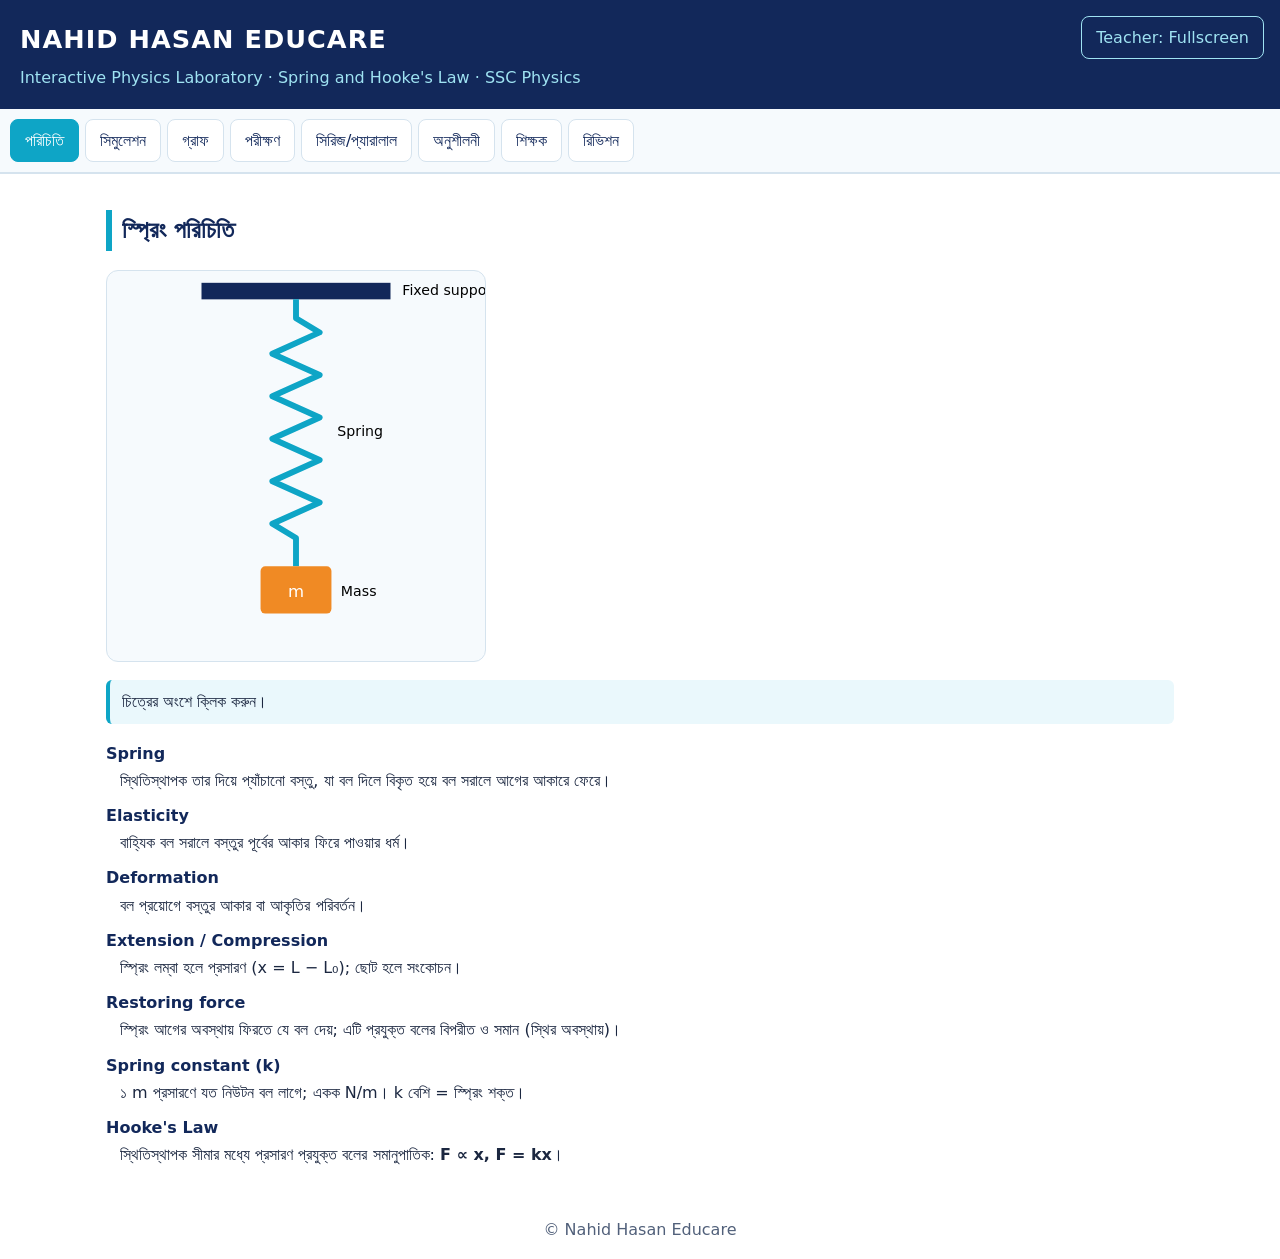
<file: spring.html>
<!DOCTYPE html>
<html lang="bn"><head><meta charset="UTF-8"><meta name="viewport" content="width=device-width,initial-scale=1">
<title>Spring Virtual Physics Lab | Nahid Hasan Educare</title><link rel="stylesheet" href="spring.css"></head>
<body>
<header><h1>NAHID HASAN EDUCARE</h1><p>Interactive Physics Laboratory · Spring and Hooke's Law · SSC Physics</p>
<button id="full" class="ghost">Teacher: Fullscreen</button></header>
<nav><button data-t="intro" class="on">পরিচিতি</button><button data-t="sim">সিমুলেশন</button><button data-t="graph">গ্রাফ</button><button data-t="exp">পরীক্ষণ</button><button data-t="combo">সিরিজ/প্যারালাল</button><button data-t="quiz">অনুশীলনী</button><button data-t="teach">শিক্ষক</button><button data-t="rev">রিভিশন</button></nav>
<main>
<section id="intro"><h2>স্প্রিং পরিচিতি</h2>
<svg id="isvg" viewBox="0 0 320 330" class="fig"><rect data-i="sup" x="80" y="10" width="160" height="14" fill="#12285a"/><path data-i="coil" d="M160 24V40L180 52L140 70L180 88L140 106L180 124L140 142L180 160L140 178L180 196L140 214L160 226V250" fill="none" stroke="#0ea5c6" stroke-width="5" stroke-linejoin="round"/><rect data-i="mass" x="130" y="250" width="60" height="40" rx="4" fill="#f08a24"/><text x="160" y="276" text-anchor="middle" fill="#fff" font-size="14">m</text><text x="250" y="20" font-size="12">Fixed support</text><text x="195" y="140" font-size="12">Spring</text><text x="198" y="275" font-size="12">Mass</text></svg>
<div id="info" class="note">চিত্রের অংশে ক্লিক করুন।</div>
<dl>
<dt>Spring</dt><dd>স্থিতিস্থাপক তার দিয়ে প্যাঁচানো বস্তু, যা বল দিলে বিকৃত হয়ে বল সরালে আগের আকারে ফেরে।</dd>
<dt>Elasticity</dt><dd>বাহ্যিক বল সরালে বস্তুর পূর্বের আকার ফিরে পাওয়ার ধর্ম।</dd>
<dt>Deformation</dt><dd>বল প্রয়োগে বস্তুর আকার বা আকৃতির পরিবর্তন।</dd>
<dt>Extension / Compression</dt><dd>স্প্রিং লম্বা হলে প্রসারণ (x = L − L₀); ছোট হলে সংকোচন।</dd>
<dt>Restoring force</dt><dd>স্প্রিং আগের অবস্থায় ফিরতে যে বল দেয়; এটি প্রযুক্ত বলের বিপরীত ও সমান (স্থির অবস্থায়)।</dd>
<dt>Spring constant (k)</dt><dd>১ m প্রসারণে যত নিউটন বল লাগে; একক N/m। k বেশি = স্প্রিং শক্ত।</dd>
<dt>Hooke's Law</dt><dd>স্থিতিস্থাপক সীমার মধ্যে প্রসারণ প্রযুক্ত বলের সমানুপাতিক: <b>F ∝ x, F = kx</b>।</dd></dl></section>

<section id="sim" hidden><h2>ইন্টারঅ্যাকটিভ সিমুলেশন ও হুকের সূত্র</h2>
<div class="grid"><svg id="ssvg" viewBox="0 0 360 440" class="fig"></svg>
<div class="panel">
<label>ভর m: <b id="mv"></b> kg<input id="m" type="range" min="0" max="1.2" step="0.1" value="0"></label>
<label>প্রাথমিক দৈর্ঘ্য L₀: <b id="lv"></b> cm<input id="L0" type="range" min="10" max="20" step="1" value="15"></label>
<label>স্প্রিং <select id="sp"><option value="40">A (k=40 N/m)</option><option value="80">B (k=80 N/m)</option></select></label>
<label>g <select id="g"><option value="9.8">9.8 m/s²</option><option value="10">10 m/s² (সরলীকৃত)</option></select></label>
<div class="row"><button id="add">+0.1 kg</button><button id="rem">ভর সরাও</button><button id="pp">Pause</button><button id="rst">Reset</button><button id="rec" class="hot">গ্রাফে বিন্দু যোগ</button></div>
<table class="vals"><tr><td>Mass</td><td id="o1"></td></tr><tr><td>g</td><td id="o2"></td></tr><tr><td>W = mg</td><td id="o3"></td></tr><tr><td>L₀</td><td id="o4"></td></tr><tr><td>L (final)</td><td id="o5"></td></tr><tr><td>x = L − L₀</td><td id="o6"></td></tr><tr><td>k = F/x</td><td id="o7"></td></tr></table>
<div id="stat" class="note"></div>
<label><input type="checkbox" id="fshow" checked> সূত্র দেখাও</label><div id="formula" class="formula">F = kx &nbsp;|&nbsp; F ∝ x<br>F = বল (N), k = স্প্রিং ধ্রুবক (N/m), x = প্রসারণ (m)</div>
<p class="small">স্থিতিস্থাপক সীমা: F > k×0.25 m হলে (সরল চিত্র) স্প্রিং বেশি লম্বা হয়, F = kx আর খাটে না। বাস্তব বস্তুতে সীমা ভিন্ন। ভর বদলালে স্প্রিং প্রথমে দোলে (oscillation), পরে স্থির ভারসাম্যে আসে; মাপ নিতে স্থির হওয়ার পর পড়ুন।</p>
</div></div></section>

<section id="graph" hidden><h2>বল বনাম প্রসারণ গ্রাফ</h2>
<p>সিমুলেশনে ভর বদলে "গ্রাফে বিন্দু যোগ" চাপুন। দুটি স্প্রিং (A, B) তুলনা করুন।</p>
<svg id="gsvg" viewBox="0 0 380 300" class="fig wide"></svg><div id="gout" class="note"></div><button id="gclr">গ্রাফ রিসেট</button>
<p class="small">সরলরেখার ঢাল (slope = ΔF/Δx) = স্প্রিং ধ্রুবক k। ফাঁপা কমলা বিন্দু = স্থিতিস্থাপক সীমার বাইরে।</p></section>

<section id="exp" hidden><h2>পরীক্ষণ: স্প্রিং ধ্রুবক নির্ণয়</h2>
<p><b>উদ্দেশ্য:</b> হুকের সূত্র ব্যবহার করে k নির্ণয়। <b>যন্ত্রপাতি:</b> স্প্রিং, রিটর্ট স্ট্যান্ড, ভর হ্যাঙ্গার, স্লটেড ওজন, স্কেল, পয়েন্টার।</p>
<ol><li>স্প্রিং স্ট্যান্ডে ঝুলিয়ে L₀ পড়ুন (সিমুলেশন ট্যাবে)।</li><li>ভর যোগ করুন, স্থির হওয়ার অপেক্ষা করুন।</li><li>এখানে "পর্যবেক্ষণ যোগ" চাপুন।</li><li>ভর বদলে ৫টি পাঠ নিন, গড় k বের করুন।</li></ol>
<div class="row"><button id="oadd" class="hot">পর্যবেক্ষণ যোগ</button><button id="odel">শেষটি মুছো</button><button id="orst">টেবিল রিসেট</button><button id="oavg">গড় k</button></div>
<div class="scroll"><table id="ot" class="dt"><thead><tr><th>ক্রম</th><th>m (kg)</th><th>F (N)</th><th>L₀ (m)</th><th>L (m)</th><th>x (m)</th><th>k (N/m)</th></tr></thead><tbody></tbody></table></div><div id="oout" class="note"></div></section>

<section id="combo" hidden><h2>সিরিজ ও প্যারালাল স্প্রিং</h2>
<label>k₁: <b id="k1v"></b> N/m<input id="k1" type="range" min="10" max="100" value="40"></label><label>k₂: <b id="k2v"></b> N/m<input id="k2" type="range" min="10" max="100" value="60"></label>
<div class="grid"><div><h3>Series: 1/k<sub>eq</sub> = 1/k₁ + 1/k₂</h3><svg id="cs" viewBox="0 0 200 260" class="fig"></svg><div id="cso" class="note"></div></div>
<div><h3>Parallel: k<sub>eq</sub> = k₁ + k₂</h3><svg id="cp" viewBox="0 0 200 260" class="fig"></svg><div id="cpo" class="note"></div></div></div>
<p>সিরিজে একই বল প্রতিটিতে পড়ে, প্রসারণ যোগ হয় → k<sub>eq</sub> কমে। প্যারালালে বল ভাগ হয়, প্রসারণ একই → k<sub>eq</sub> বাড়ে।</p></section>

<section id="quiz" hidden><h2>অনুশীলনী (র‍্যান্ডম ১০টি)</h2><div class="bar"><i id="qbar"></i></div><div id="qbox"></div><div id="qscore" class="note"></div></section>

<section id="teach" hidden><h2>শিক্ষক মোড</h2>
<p>ফুলস্ক্রিন বোতাম উপরে। ট্যাব বদলে সিমুলেশন চালান; নিচে র‍্যান্ডম সমস্যা।</p>
<div id="tq" class="big"></div><div class="row"><button id="tn" class="hot">নতুন সমস্যা</button><button id="tr">সমাধান দেখাও/লুকাও</button></div><div id="ts" class="note" hidden></div></section>

<section id="rev" hidden><h2>দ্রুত রিভিশন</h2><button onclick="print()">প্রিন্ট</button>
<div class="formula">W = mg &nbsp; x = L − L₀ &nbsp; F = kx &nbsp; k = F/x (x মিটারে)<br>Series: 1/k<sub>eq</sub> = 1/k₁ + 1/k₂ &nbsp; Parallel: k<sub>eq</sub> = k₁ + k₂</div>
<ul><li>SI একক: F → N, x → m, k → N/m, m → kg।</li><li>cm → m করে তবে k বের করুন (১ cm = 0.01 m)।</li><li>F-x গ্রাফের ঢাল = k।</li><li><b>ভুল:</b> cm-এ k বের করা; x-এর বদলে L বসানো; সিরিজ ও প্যারালাল উল্টো করা।</li><li><b>টিপস:</b> দেওয়া তথ্য, সূত্র, প্রতিস্থাপন, উত্তর+একক — এই ক্রমে লিখুন।</li></ul></section>
</main><footer>© Nahid Hasan Educare</footer><script src="spring.js"></script></body></html>
</file>
<file: Slide_Calirpus.css>
/* =====================================================
   Vernier Calipers Virtual Laboratory — style.css
   ===================================================== */
:root{
  --navy:#0b1f3a; --navy-2:#12305a; --teal:#0ea5a4; --teal-2:#14b8a6; --amber:#f59e0b;
  --rose:#e11d48; --green:#10b981; --blue:#2563eb; --violet:#7c3aed;
  --bg:#eef3f8; --card:#ffffff; --ink:#0f172a; --muted:#64748b; --line:#e2e8f0;
  --radius:16px; --shadow:0 8px 28px rgba(15,23,42,.08);
  --sidebar-w:272px; --topbar-h:64px; --fs:16px;
  --font:"Segoe UI","Noto Sans Bengali","Nirmala UI","Kalpurush","Siyam Rupali",system-ui,-apple-system,Roboto,Arial,sans-serif;
  --mono:"Cascadia Code","Consolas","SFMono-Regular",Menlo,monospace;
}
*{box-sizing:border-box}
html{scroll-behavior:smooth;font-size:var(--fs)}
body{margin:0;font-family:var(--font);background:var(--bg);color:var(--ink);line-height:1.6;
  background-image:radial-gradient(circle at 12% -10%,#d9f3f1 0,transparent 38%),radial-gradient(circle at 100% 0,#e3e9ff 0,transparent 34%);
  background-attachment:fixed}
h1,h2,h3,h4{line-height:1.25;margin:0 0 .5rem}
p{margin:.4rem 0 .8rem}
code{font-family:var(--mono)}
kbd{background:#1e293b;color:#fff;border-radius:5px;padding:0 6px;font-size:.8em}
a{color:inherit}

/* ---------- Language switching ---------- */
body.lang-en .bn{display:none!important}
body.lang-bn .en{display:none!important}
body.lang-both .bn{color:#0f766e}
body.lang-both p>.bn,body.lang-both li>.bn,body.lang-both td>.bn,body.lang-both th>.bn,
body.lang-both h2>.bn,body.lang-both h3>.bn,body.lang-both h4>.bn,body.lang-both h1>.bn,
body.lang-both .lead>.bn,body.lang-both .hint>.bn,body.lang-both .note>.bn,body.lang-both .step-copy>.bn,
body.lang-both .info-panel .bn-block{display:block}
body.lang-both button .bn::before,body.lang-both .nav-t .bn::before,body.lang-both label>.bn::before{content:" / ";color:var(--muted)}
body.lang-both .nav-t .bn{display:block;font-size:.8em;opacity:.8}
body.lang-both .nav-t .bn::before{content:""}
body.lang-both label>.bn{display:inline}
body.lang-both .module-title .bn{display:block;font-size:.65em;font-weight:600;margin-left:3.1rem}
body.lang-both .module-title .bn::before{content:""}

/* ---------- Top bar ---------- */
.topbar{position:fixed;inset:0 0 auto 0;height:var(--topbar-h);z-index:50;display:flex;align-items:center;gap:14px;
  padding:0 18px;background:rgba(11,31,58,.92);backdrop-filter:blur(10px);color:#fff;box-shadow:0 4px 22px rgba(0,0,0,.25)}
.brand{display:flex;align-items:center;gap:12px;text-decoration:none;color:#fff;min-width:0}
.brand-mark{width:40px;height:40px;border-radius:12px;display:grid;place-items:center;font-size:24px;font-weight:700;
  background:linear-gradient(135deg,var(--teal),var(--blue));box-shadow:0 4px 14px rgba(14,165,164,.45)}
.brand-text{display:flex;flex-direction:column;line-height:1.15;min-width:0}
.brand-text strong{font-size:1.02rem;white-space:nowrap;overflow:hidden;text-overflow:ellipsis}
.brand-text small{opacity:.75;font-size:.72rem;white-space:nowrap;overflow:hidden;text-overflow:ellipsis}
.top-actions{margin-left:auto;display:flex;align-items:center;gap:10px}
.icon-btn{display:none;background:transparent;border:0;color:#fff;font-size:1.5rem;cursor:pointer}
.pill{background:rgba(255,255,255,.1);border:1px solid rgba(255,255,255,.18);color:#fff;border-radius:999px;padding:6px 14px;cursor:pointer;font:inherit;font-size:.85rem;transition:.2s}
.pill:hover{background:rgba(255,255,255,.22)}
.pill.on{background:var(--amber);color:#1b1100;border-color:var(--amber)}
.seg{display:inline-flex;background:rgba(255,255,255,.1);border-radius:999px;padding:3px}
.seg button{border:0;background:transparent;color:#fff;font:inherit;font-size:.8rem;padding:5px 12px;border-radius:999px;cursor:pointer}
.seg button.active{background:var(--teal);color:#fff;box-shadow:0 2px 8px rgba(0,0,0,.3)}
.seg.small{background:#e2e8f0}
.seg.small button{color:var(--ink)}
.seg.small button.active{background:var(--navy);color:#fff}
.ring{--p:0;width:42px;height:42px;border-radius:50%;display:grid;place-items:center;font-size:.72rem;font-weight:700;
  background:conic-gradient(var(--teal-2) calc(var(--p)*1%),rgba(255,255,255,.18) 0)}
.ring::after{content:"";position:absolute}
.ring{position:relative}

/* ---------- Layout ---------- */
.layout{display:flex;padding-top:var(--topbar-h);min-height:100vh}
.sidebar{position:fixed;top:var(--topbar-h);left:0;bottom:0;width:var(--sidebar-w);overflow-y:auto;z-index:40;
  background:linear-gradient(180deg,var(--navy) 0,#0d2748 100%);color:#cbd5e1;padding:16px 12px;display:flex;flex-direction:column;transition:transform .3s}
.sidebar nav{display:flex;flex-direction:column;gap:4px}
.sidebar a{display:flex;align-items:center;gap:12px;padding:10px 12px;border-radius:12px;text-decoration:none;color:#cbd5e1;font-size:.92rem;position:relative;transition:.2s}
.sidebar a:hover{background:rgba(255,255,255,.08);color:#fff}
.sidebar a.active{background:linear-gradient(90deg,var(--teal),#0b7a8c);color:#fff;box-shadow:0 6px 16px rgba(14,165,164,.35)}
.nav-ic{font-size:1.2rem;width:28px;text-align:center}
.nav-t{flex:1;line-height:1.25}
.done-dot{width:10px;height:10px;border-radius:50%;border:2px solid rgba(255,255,255,.3)}
.sidebar a.done .done-dot{background:var(--green);border-color:var(--green);box-shadow:0 0 0 3px rgba(16,185,129,.25)}
.side-foot{margin-top:auto;font-size:.75rem;opacity:.7;padding:14px 8px 4px}
.scrim{display:none}
main{margin-left:var(--sidebar-w);flex:1;min-width:0;padding:26px clamp(14px,3vw,40px) 70px;max-width:1500px}
.module{display:none;animation:fadeUp .45s ease}
.module.active{display:block}
@keyframes fadeUp{from{opacity:0;transform:translateY(12px)}to{opacity:1;transform:none}}

/* ---------- Typography blocks ---------- */
.module-title{font-size:clamp(1.5rem,2.6vw,2.1rem);display:flex;align-items:center;flex-wrap:wrap;gap:12px;margin-bottom:1.2rem;color:var(--navy)}
.mnum{display:inline-grid;place-items:center;width:2.3rem;height:2.3rem;border-radius:12px;background:linear-gradient(135deg,var(--teal),var(--blue));color:#fff;font-size:1.1rem}
.section-title{margin:1.8rem 0 .9rem;color:var(--navy);font-size:1.25rem}
.hint{color:var(--muted);font-size:.9rem}
.note{background:#fff8e6;border-left:5px solid var(--amber);border-radius:10px;padding:12px 16px;margin-top:12px}
.eyebrow{text-transform:uppercase;letter-spacing:.12em;color:var(--teal);font-weight:700;font-size:.78rem;margin:0 0 .4rem}
.lead{font-size:1.1rem;color:#334155}

/* ---------- Cards ---------- */
.card{background:var(--card);border-radius:var(--radius);padding:20px 22px;box-shadow:var(--shadow);margin-bottom:18px;border:1px solid rgba(226,232,240,.8)}
.card h3{color:var(--navy)}
.card-grid{display:grid;gap:18px;grid-template-columns:repeat(auto-fill,minmax(250px,1fr));margin-bottom:18px}
.card-grid.two{grid-template-columns:repeat(auto-fit,minmax(340px,1fr))}
.card-grid.three{grid-template-columns:repeat(auto-fit,minmax(280px,1fr))}
.card-grid>.card{margin-bottom:0}
.tick-list{list-style:none;padding:0;margin:0}
.tick-list li{padding:6px 0 6px 28px;position:relative}
.tick-list li::before{content:"✔";position:absolute;left:0;color:var(--teal);font-weight:700}
.zcard.pos{border-top:5px solid var(--green)}
.zcard.neg{border-top:5px solid var(--rose)}
.zcard.fix{border-top:5px solid var(--amber)}

/* ---------- Hero / home ---------- */
.hero{display:grid;grid-template-columns:1.25fr 1fr;gap:26px;align-items:center;border-radius:26px;padding:clamp(22px,4vw,48px);margin-bottom:26px;
  background:linear-gradient(135deg,#fff 0,#e6fbf8 60%,#dbe7ff 100%);box-shadow:var(--shadow);border:1px solid #fff}
.hero h1{font-size:clamp(1.8rem,3.6vw,2.9rem);color:var(--navy)}
.hero-btns{display:flex;flex-wrap:wrap;gap:12px;margin-top:18px}
.hero-svg{width:100%;height:auto;filter:drop-shadow(0 18px 24px rgba(15,23,42,.25));animation:float 5s ease-in-out infinite}
@keyframes float{50%{transform:translateY(-8px)}}
.module-card{display:block;position:relative;background:#fff;border-radius:var(--radius);padding:20px;text-decoration:none;box-shadow:var(--shadow);transition:.25s;border:1px solid var(--line);overflow:hidden}
.module-card:hover{transform:translateY(-5px);box-shadow:0 16px 34px rgba(14,165,164,.25);border-color:var(--teal)}
.module-card b{position:absolute;right:14px;top:6px;font-size:2.6rem;color:#e2e8f0;font-weight:800}
.module-card h3{color:var(--navy)}
.module-card p{color:var(--muted);font-size:.9rem}
.formula-strip{display:grid;grid-template-columns:repeat(auto-fit,minmax(220px,1fr));gap:16px;background:linear-gradient(120deg,var(--navy),var(--navy-2));color:#fff}
.formula-strip small{display:block;opacity:.7}
.formula-strip code{font-size:1.15rem;color:#5eead4}

/* ---------- Buttons / inputs ---------- */
.btn{display:inline-flex;align-items:center;gap:6px;justify-content:center;border:1px solid var(--line);background:#fff;color:var(--ink);padding:9px 16px;border-radius:12px;font:inherit;font-size:.92rem;font-weight:600;cursor:pointer;text-decoration:none;transition:.18s;box-shadow:0 2px 6px rgba(15,23,42,.06)}
.btn:hover{transform:translateY(-2px);box-shadow:0 8px 18px rgba(15,23,42,.14);border-color:var(--teal)}
.btn:active{transform:none}
.btn:disabled{opacity:.45;cursor:not-allowed;transform:none}
.btn.primary{background:linear-gradient(135deg,var(--teal),#0b7a8c);color:#fff;border-color:transparent}
.btn.success{background:linear-gradient(135deg,var(--green),#059669);color:#fff;border-color:transparent}
.btn.danger{background:linear-gradient(135deg,#f43f5e,#be123c);color:#fff;border-color:transparent}
.btn.ghost{background:transparent;border-color:#94a3b8}
.btn.on{background:var(--amber);color:#201400;border-color:var(--amber)}
.btn-row,.chip-row,.complete-row{display:flex;flex-wrap:wrap;gap:10px;margin:14px 0;align-items:center}
.complete-row{justify-content:center;margin-top:26px}
.chip{display:inline-flex;align-items:center;gap:6px;border-radius:999px;padding:8px 16px;background:#e6fbf8;border:1px solid #99f6e4;font-size:.9rem;font-weight:600;cursor:pointer;font-family:inherit}
.chip.btn{border-radius:999px;background:#fff}
.chip.active{background:var(--teal);color:#fff;border-color:var(--teal)}
.chip.static{cursor:default}
.chip small{font-weight:400;color:var(--muted)}
input[type=number],select{font:inherit;padding:9px 12px;border:1.5px solid #cbd5e1;border-radius:10px;background:#fff;width:100%;color:var(--ink)}
input:focus,select:focus,button:focus-visible{outline:3px solid rgba(14,165,164,.35);outline-offset:1px}
select{width:auto;max-width:100%}
label{display:flex;flex-direction:column;gap:5px;font-weight:600;font-size:.9rem}
label.inline,label.check{flex-direction:row;align-items:center;gap:8px;font-weight:600}
label.check input{width:18px;height:18px}
.form-grid{display:grid;gap:14px;grid-template-columns:repeat(auto-fit,minmax(220px,1fr));margin:10px 0}
.form-grid.four{grid-template-columns:repeat(auto-fit,minmax(190px,1fr))}
.toolbar{display:flex;flex-wrap:wrap;gap:12px 18px;align-items:center}
.sticky-tools{position:sticky;top:calc(var(--topbar-h) + 6px);z-index:20}
.truth{font-weight:700;color:var(--violet)}
.msg{padding:10px 14px;border-radius:10px;margin:10px 0;font-weight:600}
.msg.error{background:#fff1f2;color:#9f1239;border:1px solid #fecdd3}
.msg.ok{background:#ecfdf5;color:#065f46;border:1px solid #a7f3d0}
details.adv{margin:8px 0}
details.adv summary{cursor:pointer;font-weight:600;color:var(--teal)}
.tabs{display:flex;gap:8px;margin-bottom:14px}
.tab{border:0;background:#fff;padding:10px 20px;border-radius:12px 12px 0 0;font:inherit;font-weight:700;cursor:pointer;box-shadow:var(--shadow)}
.tab.active{background:var(--navy);color:#fff}
input[type=range]{accent-color:var(--teal);width:100%;height:28px;cursor:pointer}
.slider-row{display:grid;grid-template-columns:auto 1fr auto;gap:14px;align-items:center;flex-direction:row;margin:10px 0}
.slider-row output{font-family:var(--mono);font-weight:700;min-width:90px;text-align:right;color:var(--navy)}
.slider-row.big{font-size:1.05rem}

/* ---------- Simulator ---------- */
.sim{background:linear-gradient(180deg,#fff,#f6fafd);border-radius:20px;box-shadow:var(--shadow);padding:16px;margin-bottom:18px;border:1px solid var(--line)}
.sim-stage{border-radius:14px;overflow:hidden;background:
  linear-gradient(rgba(14,165,164,.05) 1px,transparent 1px) 0 0/24px 24px,
  linear-gradient(90deg,rgba(14,165,164,.05) 1px,transparent 1px) 0 0/24px 24px,#f8fcfd;border:1px solid #d6e6ee;position:relative}
.sim-svg{width:100%;height:auto;display:block;touch-action:none;user-select:none;-webkit-user-select:none}
.sim-svg:focus{outline:none}
.sim-svg [data-drag]{cursor:ew-resize}
.sim-svg [data-part]{cursor:pointer}
.sim-svg .hit{fill:transparent}
.sim-svg .hit:hover,.sim-svg .hit.sel{fill:rgba(20,184,166,.22)}
.sim-svg g[data-part]:hover .shape,.sim-svg g[data-part].sel .shape{stroke:#f59e0b;stroke-width:3}
.sim-svg .callout{font-size:15px;font-weight:700;fill:#0f172a;paint-order:stroke;stroke:#fff;stroke-width:4px}
.sim-svg .callout-line{stroke:#0f766e;stroke-width:1.6;fill:none}
.sim-svg .callout-dot{fill:#0f766e}
.sim-svg .callout-group.sel .callout{fill:#b45309}
.sim-svg .callout-group.sel .callout-line{stroke:#f59e0b;stroke-width:2.6}
.sim-svg .callout-group.sel .callout-dot{fill:#f59e0b}
.sim-tools{position:absolute;right:10px;top:10px;display:flex;gap:6px}
.sim-tools .btn{padding:4px 10px;font-size:.85rem;border-radius:10px}
.lens-box{background:#0f2744;border-radius:16px;padding:12px;margin:14px 0;color:#fff;border:2px solid #1e4976;box-shadow:inset 0 0 30px rgba(0,0,0,.35)}
.lens-head{display:flex;justify-content:space-between;align-items:center;font-weight:700;color:#7dd3fc;margin-bottom:6px;gap:10px;flex-wrap:wrap}
.lens-head .btn{padding:4px 10px;font-size:.85rem}
.lens-svg{width:100%;height:auto;display:block;background:#f8fafc;border-radius:10px;touch-action:none;user-select:none;-webkit-user-select:none}
.lens-svg.draggable{cursor:ew-resize}
.lens-box .slider-row{color:#fff}
.lens-box .slider-row output{color:#7dd3fc}
.sim-controls{display:flex;flex-wrap:wrap;gap:10px;align-items:center;margin:12px 0}
.sim-controls .grow{flex:1 1 260px;display:flex;align-items:center;gap:10px}
.sim-controls .grow output{font-family:var(--mono);font-weight:700;min-width:86px;text-align:right}
.readout-grid{display:grid;grid-template-columns:repeat(auto-fit,minmax(160px,1fr));gap:12px}
.readout{border-radius:14px;padding:12px 14px;background:#f1f5f9;border:1px solid var(--line);position:relative;overflow:hidden}
.readout small{display:block;color:var(--muted);font-weight:600;font-size:.76rem;text-transform:uppercase;letter-spacing:.05em}
.readout strong{font-size:1.55rem;font-family:var(--mono);color:var(--navy)}
.readout.msr{background:#fff7ed;border-color:#fed7aa}
.readout.vc{background:#ecfdf5;border-color:#a7f3d0}
.readout.lc{background:#eff6ff;border-color:#bfdbfe}
.readout.vsr{background:#f5f3ff;border-color:#ddd6fe}
.readout.final{background:linear-gradient(135deg,var(--navy),var(--navy-2));border-color:transparent}
.readout.final small{color:#93c5fd}
.readout.final strong{color:#5eead4;font-size:1.9rem}
.readout.hidden-val strong{filter:blur(9px);user-select:none}
.calc-line{margin-top:12px;padding:14px 16px;border-radius:14px;background:#0f172a;color:#e2e8f0;font-family:var(--mono);font-size:1.05rem;overflow-x:auto;white-space:nowrap}
.calc-line .c-msr{color:#fdba74}.calc-line .c-n{color:#6ee7b7}.calc-line .c-lc{color:#93c5fd}.calc-line .c-res{color:#5eead4;font-weight:700}.calc-line .c-ze{color:#fda4af}
.split{display:grid;grid-template-columns:minmax(0,2fr) minmax(260px,1fr);gap:18px;align-items:start}
.info-panel{background:linear-gradient(160deg,var(--navy),var(--navy-2));color:#e2e8f0;border-radius:18px;padding:20px;box-shadow:var(--shadow);position:sticky;top:calc(var(--topbar-h) + 14px);min-height:220px}
.info-panel h3{color:#5eead4;font-size:1.3rem}
.info-panel h4{color:#fde68a;margin:12px 0 2px;font-size:.85rem;text-transform:uppercase;letter-spacing:.06em}
.info-panel .bn{color:#99f6e4}
.info-panel p{margin:.2rem 0}
.split-main .sim{margin-bottom:0}

/* ---------- Solutions / steps ---------- */
.solution{margin-top:12px}
.step-card{display:grid;grid-template-columns:42px 1fr;gap:12px;background:#fff;border:1px solid var(--line);border-left:5px solid var(--teal);border-radius:14px;padding:12px 14px;margin:10px 0;animation:slideIn .5s both}
.step-card .num{width:36px;height:36px;border-radius:50%;background:linear-gradient(135deg,var(--teal),var(--blue));color:#fff;display:grid;place-items:center;font-weight:800}
.step-card .step-title{font-weight:700;color:var(--navy)}
.step-card .eq{font-family:var(--mono);font-size:1.08rem;background:#f1f5f9;border-radius:8px;padding:6px 10px;margin:6px 0;display:inline-block;max-width:100%;overflow-x:auto}
.step-card.final{border-left-color:var(--green);background:linear-gradient(135deg,#ecfdf5,#fff)}
.step-card.final .eq{background:#0f172a;color:#5eead4;font-size:1.3rem}
.step-card.warn{border-left-color:var(--amber);background:#fffbeb}
@keyframes slideIn{from{opacity:0;transform:translateX(-18px)}to{opacity:1;transform:none}}
.derive{display:grid;gap:6px;margin:12px 0;font-family:var(--mono);font-size:1.05rem}
.derive div{background:linear-gradient(90deg,#e6fbf8,#fff);padding:8px 14px;border-radius:10px;border-left:4px solid var(--teal)}
.formula-big{background:var(--navy);color:#5eead4;border-radius:14px;padding:16px 20px;font-family:var(--mono);font-size:clamp(1rem,2vw,1.4rem);text-align:center;margin-top:12px}
.formula-big span{color:#fde68a}
.steps-list{padding-left:1.2rem}
.steps-list li{margin:6px 0}
.step-flow{list-style:none;display:grid;grid-template-columns:repeat(auto-fit,minmax(220px,1fr));gap:12px;padding:0;margin:8px 0}
.step-flow li{background:#f8fafc;border:1px solid var(--line);border-radius:14px;padding:12px 14px 12px 52px;position:relative}
.step-flow li b{position:absolute;left:12px;top:12px;width:30px;height:30px;border-radius:50%;background:var(--amber);display:grid;place-items:center;color:#1b1100}

/* ---------- Tables ---------- */
.table-wrap{overflow-x:auto}
table.cmp{width:100%;border-collapse:collapse;font-size:.94rem}
table.cmp th{background:var(--navy);color:#fff;text-align:left;padding:10px 12px}
table.cmp th:first-child{border-radius:10px 0 0 0}table.cmp th:last-child{border-radius:0 10px 0 0}
table.cmp td{padding:9px 12px;border-bottom:1px solid var(--line)}
table.cmp tr:nth-child(even) td{background:#f8fafc}
table.cmp tr.hl td{background:#d1fae5!important;font-weight:700}

/* ---------- Stats ---------- */
.stat-row{display:grid;grid-template-columns:repeat(auto-fit,minmax(170px,1fr));gap:14px;margin-bottom:16px}
.stat{background:#fff;border-radius:16px;padding:16px;box-shadow:var(--shadow);border-top:5px solid var(--teal);border:1px solid var(--line);border-top:5px solid var(--teal)}
.stat small{color:var(--muted);font-weight:600;display:block}
.stat strong{font-size:1.8rem;color:var(--navy)}
.stat.amber{border-top-color:var(--amber)}.stat.green{border-top-color:var(--green)}.stat.rose{border-top-color:var(--rose)}.stat.violet{border-top-color:var(--violet)}
.bar-list{display:grid;gap:8px}
.bar-item{display:grid;grid-template-columns:110px 1fr 56px;gap:10px;align-items:center;font-size:.88rem}
.bar{height:16px;border-radius:99px;background:#e2e8f0;overflow:hidden}
.bar i{display:block;height:100%;border-radius:99px;background:linear-gradient(90deg,var(--teal),var(--blue));transition:width .6s}
.bar.green i{background:linear-gradient(90deg,#34d399,#059669)}.bar.rose i{background:linear-gradient(90deg,#fb7185,#be123c)}
.progress-bar{height:12px;border-radius:99px;background:#e2e8f0;overflow:hidden;margin:8px 0 16px}
.progress-bar i{display:block;height:100%;background:linear-gradient(90deg,var(--teal),var(--green));transition:width .3s}
.mod-row{display:flex;justify-content:space-between;padding:6px 0;border-bottom:1px dashed var(--line)}
.badge{display:inline-block;padding:2px 10px;border-radius:99px;font-size:.78rem;font-weight:700}
.badge.ok{background:#d1fae5;color:#065f46}.badge.no{background:#e2e8f0;color:#475569}

/* ---------- Quiz ---------- */
.q-card{background:#fff;border-radius:18px;padding:22px;box-shadow:var(--shadow);border:1px solid var(--line);margin-bottom:14px}
.q-meta{display:flex;gap:8px;flex-wrap:wrap;margin-bottom:8px}
.tag{font-size:.74rem;font-weight:700;padding:3px 10px;border-radius:99px;background:#e0e7ff;color:#3730a3;text-transform:uppercase;letter-spacing:.04em}
.tag.type{background:#ccfbf1;color:#0f766e}
.q-text{font-size:1.15rem;font-weight:600;margin:6px 0 14px}
.opts{display:grid;gap:10px}
.opt{display:flex;gap:12px;align-items:center;text-align:left;width:100%;background:#f8fafc;border:2px solid var(--line);border-radius:14px;padding:12px 14px;font:inherit;cursor:pointer;transition:.15s}
.opt:hover:not(:disabled){border-color:var(--teal);background:#f0fdfa}
.opt .letter{width:32px;height:32px;border-radius:50%;background:var(--navy);color:#fff;display:grid;place-items:center;font-weight:700;flex:none}
.opt.selected{border-color:var(--blue);background:#eff6ff}
.opt.correct{border-color:var(--green);background:#ecfdf5}
.opt.correct .letter{background:var(--green)}
.opt.wrong{border-color:var(--rose);background:#fff1f2}
.opt.wrong .letter{background:var(--rose)}
.opt:disabled{cursor:default}
.explain{margin-top:14px;padding:12px 16px;border-radius:12px;background:#f0f9ff;border-left:5px solid var(--blue)}
.explain.good{background:#ecfdf5;border-color:var(--green)}
.explain.bad{background:#fff1f2;border-color:var(--rose)}
.quiz-nav{display:flex;justify-content:space-between;flex-wrap:wrap;gap:10px;margin-top:12px}
.dots{display:flex;flex-wrap:wrap;gap:6px;margin:10px 0}
.dots button{width:30px;height:30px;border-radius:8px;border:1.5px solid var(--line);background:#fff;font:inherit;font-size:.8rem;cursor:pointer}
.dots button.answered{background:#dbeafe;border-color:var(--blue)}
.dots button.current{outline:3px solid var(--amber)}
.dots button.ok{background:#bbf7d0;border-color:var(--green)}.dots button.bad{background:#fecdd3;border-color:var(--rose)}
.result-hero{text-align:center;padding:26px;border-radius:20px;background:linear-gradient(135deg,var(--navy),var(--navy-2));color:#fff;margin-bottom:16px}
.result-hero .big{font-size:3.4rem;font-weight:800;color:#5eead4;font-family:var(--mono)}
.answer-box{margin-top:10px;padding:12px 16px;border-radius:12px;background:#ecfdf5;border-left:5px solid var(--green)}

/* ---------- Practice / Teacher ---------- */
.task-card{background:linear-gradient(135deg,#fff,#eff6ff);border-left:6px solid var(--blue);font-size:1.1rem}
.problem-banner{background:linear-gradient(135deg,#fff7ed,#fff);border-left:6px solid var(--amber);font-size:1.15rem}
.formula-giant{font-family:var(--mono);font-size:clamp(1.3rem,3vw,2.4rem);text-align:center;background:linear-gradient(135deg,var(--navy),#14396b);color:#5eead4;padding:18px;border-radius:18px;margin:16px 0;box-shadow:var(--shadow)}
.board{display:grid;gap:12px}
.tm-step{display:grid;grid-template-columns:52px 1fr;gap:14px;background:#fff;border-radius:16px;padding:16px;border:1px solid var(--line);box-shadow:var(--shadow);transition:.3s}
.tm-step .num{width:46px;height:46px;border-radius:50%;background:linear-gradient(135deg,var(--amber),#f97316);display:grid;place-items:center;font-weight:800;font-size:1.2rem;color:#1b1100}
.tm-step .title{font-weight:700;font-size:1.1rem;color:var(--navy)}
.tm-step .big-eq{font-family:var(--mono);font-size:1.5rem;margin-top:6px;color:#0f172a}
.tm-step.locked{opacity:.55;background:repeating-linear-gradient(45deg,#f1f5f9,#f1f5f9 10px,#e8eef5 10px,#e8eef5 20px)}
.tm-step.locked .big-eq,.tm-step.locked .tm-explain{filter:blur(10px);user-select:none}
.tm-step.current{outline:4px solid var(--amber);opacity:1}
.tm-explain{color:#334155;margin-top:4px}

/* ---------- Formula cards ---------- */
.formula-card{position:relative}
.formula-card h4{color:var(--teal)}
.formula-card code{display:block;background:#0f172a;color:#5eead4;padding:12px 14px;border-radius:12px;font-size:1.05rem;margin:6px 0;overflow-x:auto}
.copy{position:absolute;right:14px;top:14px;border:1px solid var(--line);background:#f8fafc;border-radius:10px;padding:4px 10px;cursor:pointer;font:inherit;font-size:.8rem}
.copy:hover{background:var(--teal);color:#fff}
.copy.done{background:var(--green);color:#fff}

#toast{position:fixed;left:50%;bottom:26px;transform:translate(-50%,40px);background:#0f172a;color:#fff;padding:10px 20px;border-radius:12px;opacity:0;pointer-events:none;transition:.3s;z-index:100;box-shadow:0 10px 30px rgba(0,0,0,.35)}
#toast.show{opacity:1;transform:translate(-50%,0)}

/* ---------- Presentation mode ---------- */
body.presentation{--fs:19px}
body.presentation .sidebar{transform:translateX(-100%)}
body.presentation main{margin-left:0;max-width:none}
body.presentation .readout strong{font-size:2.1rem}
body.presentation .readout.final strong{font-size:2.6rem}
body.presentation .calc-line{font-size:1.4rem}
body.presentation .brand-text small{display:none}
body.presentation .icon-btn{display:block}

/* ---------- Responsive ---------- */
@media (max-width:1100px){
  .split{grid-template-columns:1fr}
  .info-panel{position:static}
  .brand-text small{display:none}
}
@media (max-width:960px){
  .icon-btn{display:block}
  .sidebar{transform:translateX(-100%);box-shadow:8px 0 30px rgba(0,0,0,.4)}
  body.menu-open .sidebar{transform:none}
  body.menu-open .scrim{display:block;position:fixed;inset:var(--topbar-h) 0 0 0;background:rgba(0,0,0,.45);z-index:30}
  main{margin-left:0}
  .hero{grid-template-columns:1fr}
  .top-actions .pill span.en,.top-actions .pill span.bn{display:none!important}
}
@media (max-width:640px){
  :root{--fs:15px}
  .brand-text strong{font-size:.85rem}
  .seg button{padding:4px 8px;font-size:.72rem}
  .ring{display:none}
  .card{padding:16px}
  .slider-row{grid-template-columns:1fr}
  .slider-row output{text-align:left}
  .bar-item{grid-template-columns:80px 1fr 48px}
  .readout strong{font-size:1.3rem}
}
@media print{.topbar,.sidebar,.complete-row{display:none}main{margin:0}.module{display:block!important}}
@media (prefers-reduced-motion:reduce){*{animation:none!important;transition:none!important}}

[hidden]{display:none!important}

/* mobile fixes: keep toolbar selects inside the viewport */
.toolbar label.inline{max-width:100%;flex-wrap:wrap;min-width:0}
.toolbar select{max-width:100%;min-width:0;width:100%}
@media (min-width:641px){.toolbar select{width:auto}}
.calc-line{max-width:100%}

/* bilingual polish */
body.lang-both small>.bn,body.lang-both .readout small>.bn,body.lang-both .stat small>.bn{display:block;text-transform:none;letter-spacing:0}
.sidebar .bn,.topbar .bn,.formula-strip .bn,.readout.final .bn,.result-hero .bn{color:#99f6e4!important}
.sidebar .nav-t .bn{opacity:.9}
.tm-step .bn,.step-card .bn{color:#0f766e}
body.lang-both .topbar .pill .bn::before{content:" / ";opacity:.6}
body.lang-both .side-foot>.bn{display:block;margin-top:4px}
.sim-svg .callout{font-size:21px;stroke-width:5px}
</file>
<file: spring.css>
:root{--navy:#12285a;--cy:#0ea5c6;--or:#f08a24;--bg:#f6fafd;--bd:#d5e3ee}
*{box-sizing:border-box}body{margin:0;font-family:"Noto Sans Bengali","Hind Siliguri","Segoe UI",system-ui,sans-serif;background:#fff;color:#1b2740;line-height:1.7}
header{background:var(--navy);color:#fff;padding:18px 20px;position:relative}header h1{margin:0;font-size:1.6rem;letter-spacing:.04em}header p{margin:2px 0 0;color:#9fe3f2}
.ghost{position:absolute;right:16px;top:16px;background:transparent;border:1px solid #9fe3f2;color:#9fe3f2}
nav{display:flex;gap:6px;overflow-x:auto;padding:10px;background:var(--bg);border-bottom:2px solid var(--bd);position:sticky;top:0;z-index:5}
nav button{white-space:nowrap;background:#fff;border:1px solid var(--bd);color:var(--navy)}nav .on{background:var(--cy);border-color:var(--cy);color:#fff}
button{font:inherit;padding:7px 14px;border-radius:8px;border:1px solid var(--navy);background:#fff;color:var(--navy);cursor:pointer}button:hover{background:var(--bg)}button:focus-visible,input:focus-visible,select:focus-visible{outline:3px solid var(--or)}
.hot{background:var(--or);border-color:var(--or);color:#fff}.hot:hover{background:#d9761a}
main{max-width:1100px;margin:auto;padding:16px}h2{color:var(--navy);border-left:6px solid var(--cy);padding-left:10px}
.grid{display:grid;grid-template-columns:minmax(260px,380px) 1fr;gap:20px}.grid>*{min-width:0}
.fig{width:100%;max-width:380px;background:var(--bg);border:1px solid var(--bd);border-radius:12px}.fig.wide{max-width:560px}
.panel label,main>section>label{display:block;margin:8px 0}input[type=range]{width:100%}select{font:inherit;padding:4px}
.row{display:flex;flex-wrap:wrap;gap:8px;margin:10px 0}.note{background:#eaf8fc;border-left:4px solid var(--cy);padding:8px 12px;margin:10px 0;border-radius:6px}
.formula{font-size:1.15rem;background:#fff6ec;border:1px dashed var(--or);padding:10px;border-radius:8px;margin:8px 0}.small{font-size:.85rem;color:#51607a}
.vals td{padding:2px 10px;border-bottom:1px solid var(--bd)}.vals td:last-child{font-weight:700;color:var(--navy)}
.scroll{overflow-x:auto}.dt{border-collapse:collapse;width:100%;min-width:520px}.dt th{background:var(--navy);color:#fff}.dt td,.dt th{border:1px solid var(--bd);padding:6px;text-align:center}
dt{font-weight:700;color:var(--navy);margin-top:8px}dd{margin:0 0 0 14px}
[data-i]{cursor:pointer}[data-i]:hover{opacity:.7}.bar{height:10px;background:var(--bd);border-radius:5px}.bar i{display:block;height:100%;width:0;background:var(--cy);border-radius:5px;transition:width .3s}
.opt{display:block;width:100%;text-align:left;margin:6px 0}.ok{background:#d9f7e4!important}.bad{background:#fde1e1!important}
.big{font-size:1.3rem}footer{text-align:center;padding:16px;color:#51607a}input[type=text],input[type=number]{font:inherit;padding:6px;border:1px solid var(--navy);border-radius:6px}
body.teach{font-size:1.25rem}body.teach .fig{max-width:520px}
@media(max-width:760px){.grid{grid-template-columns:1fr}header h1{font-size:1.2rem}.ghost{position:static;margin-top:8px}}
@media print{header,nav,button,footer{display:none}section{display:none}#rev{display:block!important}}
@media(prefers-reduced-motion:reduce){*{transition:none!important}}
</file>
